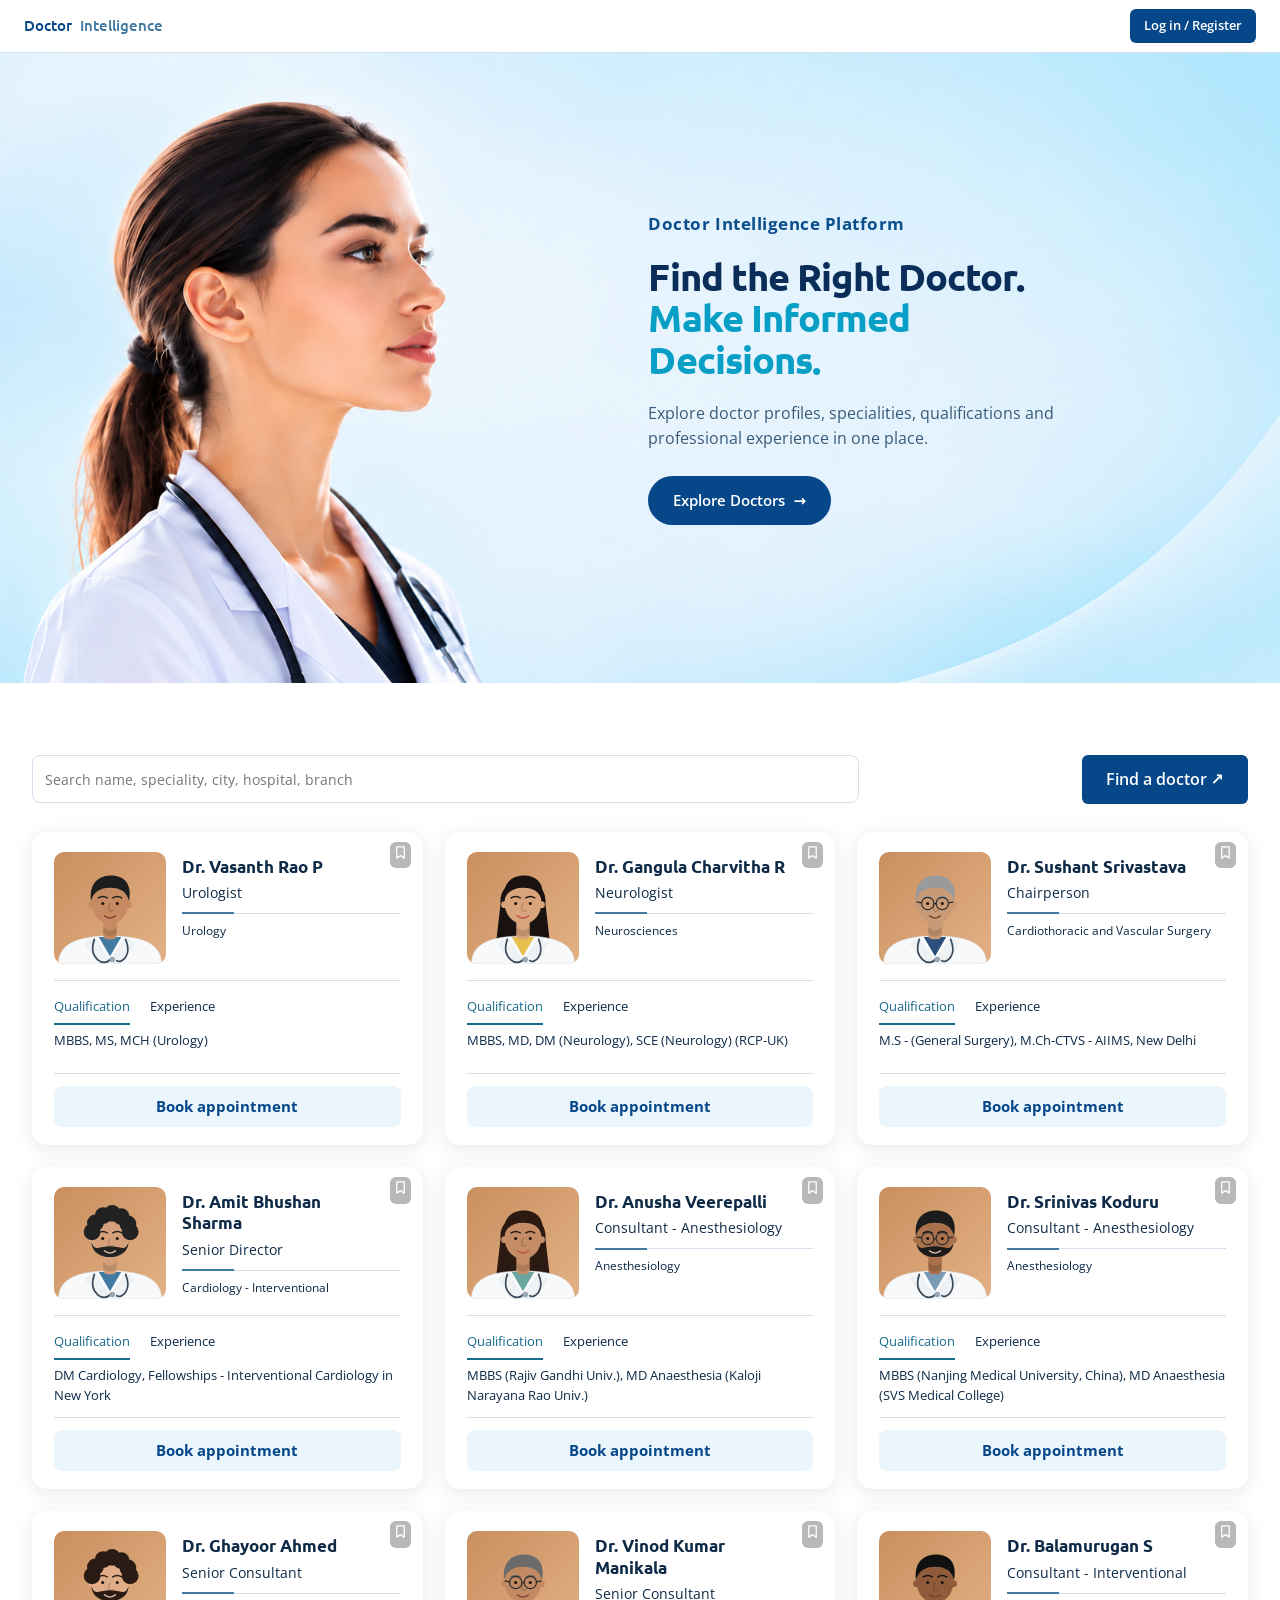
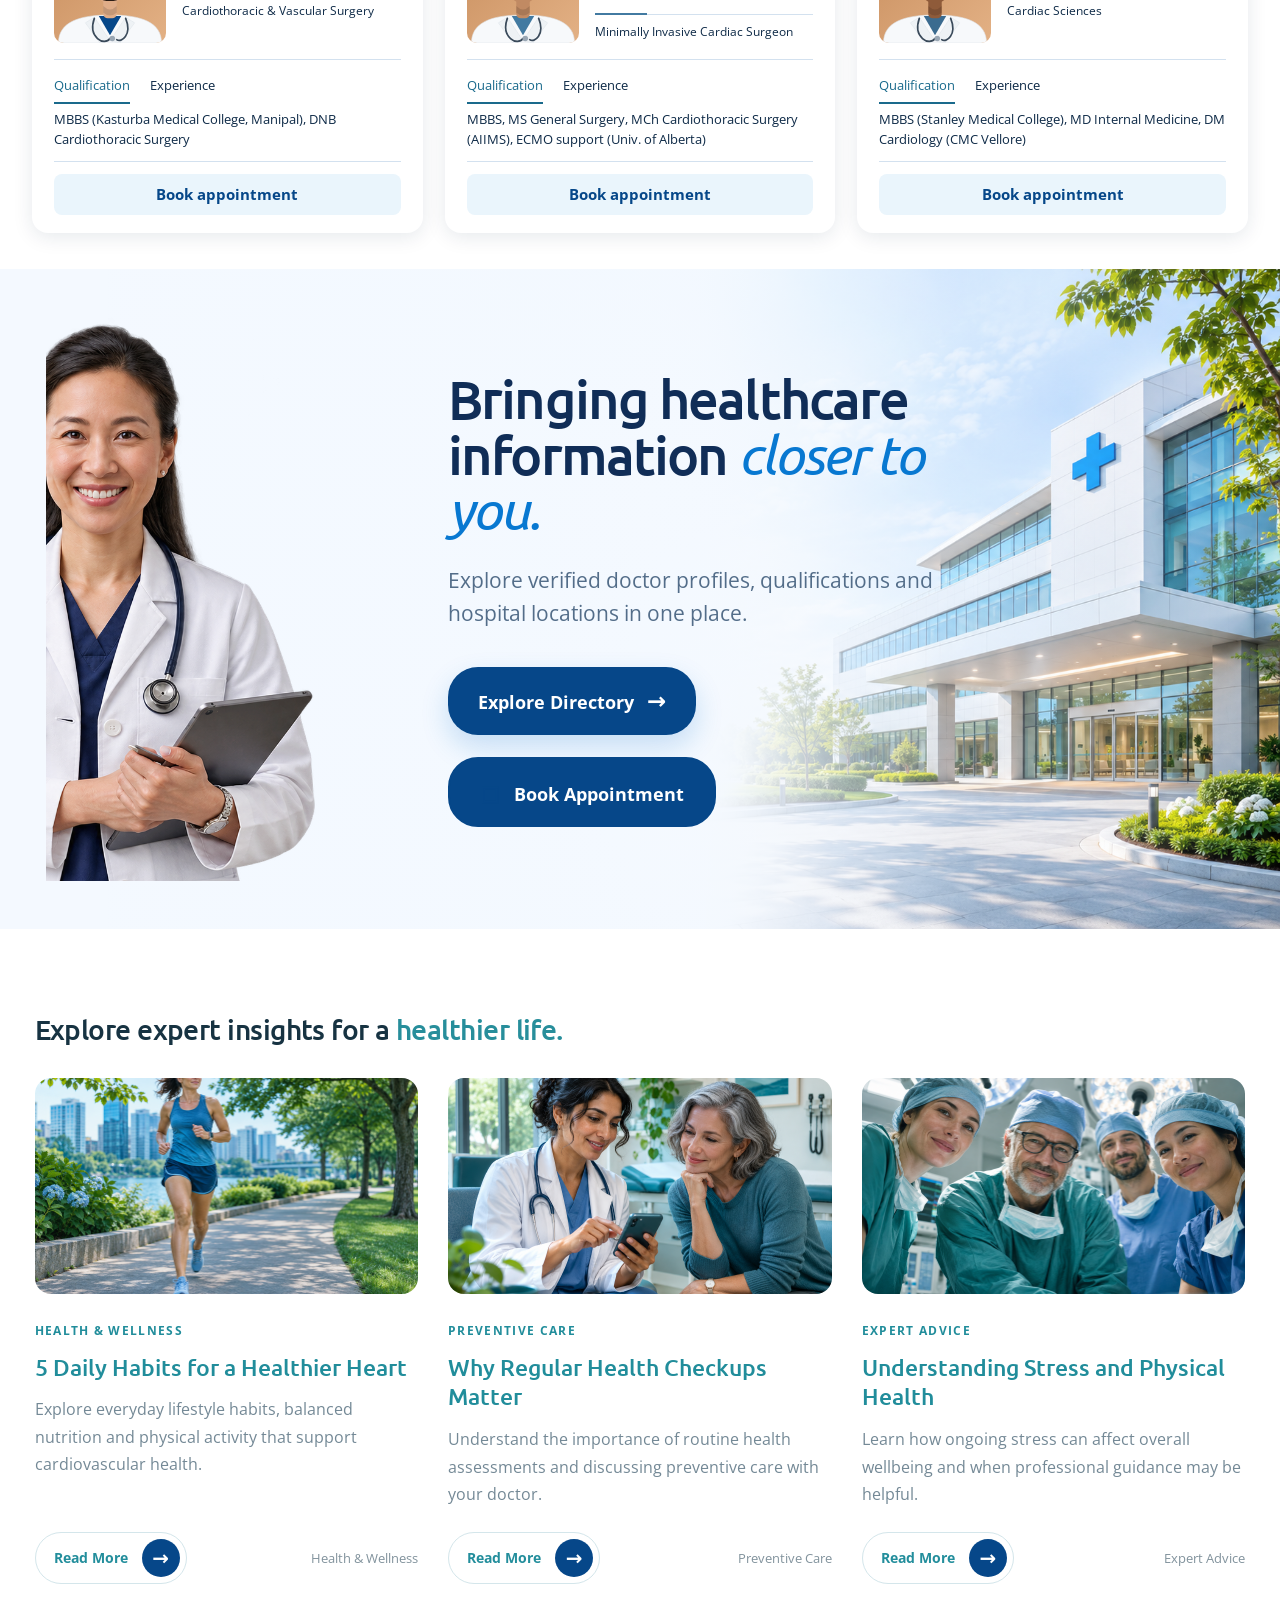
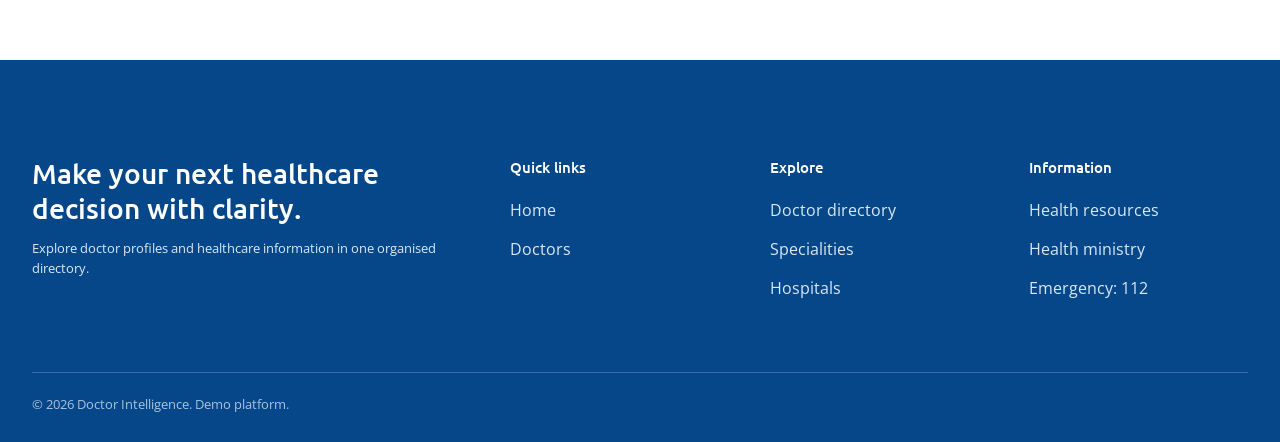
<file: index.html>
<!doctype html><html lang="en"><head><meta charset="utf-8"><meta name="viewport" content="width=device-width,initial-scale=1"><title>Doctor Intelligence Platform</title>
<link rel="preconnect" href="https://fonts.googleapis.com"><link href="https://fonts.googleapis.com/css2?family=Open+Sans:wght@400;600&family=Ubuntu:wght@400;500&display=swap" rel="stylesheet"><link rel="stylesheet" href="css/style.css"></head><body>
<section class="hero"><div class="ht"><small class="eb">Doctor Intelligence Platform</small><h1>Find the Right Doctor.<br><span>Make Informed<br>Decisions.</span></h1><p>Explore doctor profiles, specialities, qualifications and professional experience in one place.</p><a class="btn dk" href="doctors.html">Explore Doctors <span>→</span></a></div><a class="chev" href="#hg" aria-label="Scroll down">⌄</a></section>
<section class="finder sec" style="padding-top:72px;padding-bottom:8px"><div class="fh"><input class="search" id="hq" placeholder="Search name, speciality, city, hospital, branch" aria-label="Search doctors"><a class="btn sm" id="hfind" href="doctors.html">Find a doctor ↗</a></div><div class="dgrid" id="hg"></div></section>
<section class="about-banner"><div class="about-doctor-wrap"><img src="assets/about-doctor-hd.png" alt="Doctor holding a tablet"></div><div class="about-copy"><h2>Bringing healthcare<br>information <em>closer to you.</em></h2><p>Explore verified doctor profiles, qualifications and hospital locations in one place.</p><div class="about-actions"><a class="btn about-primary" href="doctors.html">Explore Directory <span>→</span></a><a class="btn about-secondary" href="doctors.html"><span>▣</span> Book Appointment</a></div></div></section>

<section class="sec ins"><div class="ins-head"><h2>Explore expert insights for a <em>healthier life.</em></h2></div><div class="cards">
<article class="card2"><a class="im" href="article.html?id=heart"><img src="assets/insights-heart.png" alt="Person jogging outdoors"></a><small>HEALTH &amp; WELLNESS</small><h3><a href="article.html?id=heart">5 Daily Habits for a Healthier Heart</a></h3><p>Explore everyday lifestyle habits, balanced nutrition and physical activity that support cardiovascular health.</p><div class="card-action"><a class="more" href="article.html?id=heart">Read More <span>→</span></a><small>Health &amp; Wellness</small></div></article>
<article class="card2"><a class="im" href="article.html?id=checkup"><img src="assets/insights-checkup.png" alt="Doctor reviewing a smartphone in a clinic"></a><small>PREVENTIVE CARE</small><h3><a href="article.html?id=checkup">Why Regular Health Checkups Matter</a></h3><p>Understand the importance of routine health assessments and discussing preventive care with your doctor.</p><div class="card-action"><a class="more" href="article.html?id=checkup">Read More <span>→</span></a><small>Preventive Care</small></div></article>
<article class="card2"><a class="im" href="article.html?id=stress"><img src="assets/insights-expert.png" alt="Medical team in a modern operating room"></a><small>EXPERT ADVICE</small><h3><a href="article.html?id=stress">Understanding Stress and Physical Health</a></h3><p>Learn how ongoing stress can affect overall wellbeing and when professional guidance may be helpful.</p><div class="card-action"><a class="more" href="article.html?id=stress">Read More <span>→</span></a><small>Expert Advice</small></div></article>
</div></section>
<footer><div class="in"><div><h3 style="font-size:28px;line-height:1.25">Make your next healthcare decision with clarity.</h3><p>Explore doctor profiles and healthcare information in one organised directory.</p></div><div><h3>Quick links</h3><a href="index.html">Home</a><a href="doctors.html">Doctors</a></div><div><h3>Explore</h3><a href="doctors.html">Doctor directory</a><a href="doctors.html">Specialities</a><a href="doctors.html">Hospitals</a></div><div><h3>Information</h3><a href="#">Health resources</a><a href="#">Health ministry</a><a href="#">Emergency: 112</a></div></div><div class="c">© 2026 Doctor Intelligence. Demo platform.</div></footer>
<script src="js/app.js"></script><script src="js/home.js"></script></body></html>
</file>
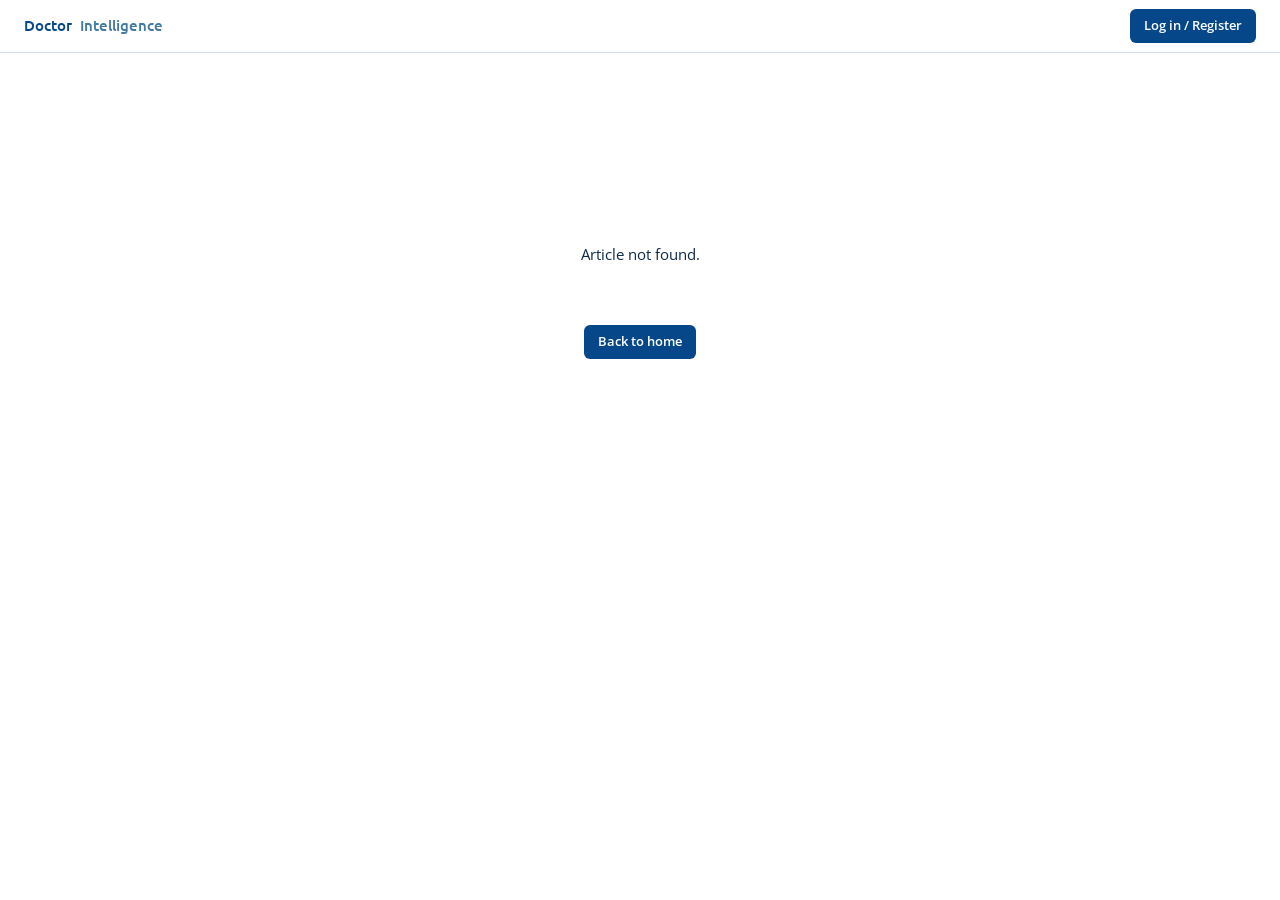
<file: article.html>
<!doctype html><html lang="en"><head><meta charset="utf-8"><meta name="viewport" content="width=device-width,initial-scale=1"><title>Health Article | Doctor Intelligence</title>
<link rel="preconnect" href="https://fonts.googleapis.com"><link href="https://fonts.googleapis.com/css2?family=Open+Sans:wght@400;600&family=Ubuntu:wght@400;500&display=swap" rel="stylesheet"><link rel="stylesheet" href="css/style.css"></head>
<body><main class="art" id="art"></main>
<script src="js/app.js"></script><script src="js/articles.js"></script>
<script>
const id=new URLSearchParams(location.search).get('id'),a=ARTICLES[id],m=$('#art');
if(!a){m.innerHTML='<div class="article-missing"><p class="empty">Article not found.</p><a class="btn" href="index.html">Back to home</a></div>'}
else{
 document.title=a.title+' | Doctor Intelligence';
 const slug=t=>t.toLowerCase().replace(/[^a-z0-9]+/g,'-').replace(/(^-|-$)/g,'');
 const sections=a.body.map(s=>`<section class="story-section" id="${slug(s.title)}"><h2>${esc(s.title)}</h2>${s.paragraphs.map(p=>`<p>${esc(p)}</p>`).join('')}</section>`).join('');
 m.innerHTML=`<div class="article-wrap"><a class="back" href="index.html">← Back to insights</a><header class="article-head"><div class="article-kicker"><span>${esc(a.cat)}</span><span>${esc(a.read)}</span></div><h1>${esc(a.title)}</h1><p class="article-dek">${esc(a.dek)}</p><p class="article-byline">Doctor Intelligence <span>·</span> Health information desk</p></header><figure class="article-cover"><img src="${a.img}" alt="${esc(a.title)}"><figcaption>${esc(a.cat)} · An editorial guide from Doctor Intelligence</figcaption></figure><div class="article-layout"><article class="article-body">${sections}<section class="article-sources"><h2>Sources and further reading</h2><ul>${a.sources.map(([label,url])=>`<li><a href="${url}" target="_blank" rel="noopener">${esc(label)} ↗</a></li>`).join('')}</ul></section><p class="note">This article is for general information and education. It is not a diagnosis or a substitute for advice from a qualified healthcare professional. For personal guidance, consult a clinician.</p><a class="btn article-cta" href="doctors.html">Find a doctor <span>→</span></a></article><aside class="article-aside"><div class="takeaways"><h2>At a glance</h2><ul>${a.takeaways.map(t=>`<li>${esc(t)}</li>`).join('')}</ul></div><nav class="article-toc" aria-label="In this article"><h2>In this article</h2><ol>${a.body.map(s=>`<li><a href="#${slug(s.title)}">${esc(s.title)}</a></li>`).join('')}</ol></nav></aside></div></div>`;
}
</script></body></html>
</file>
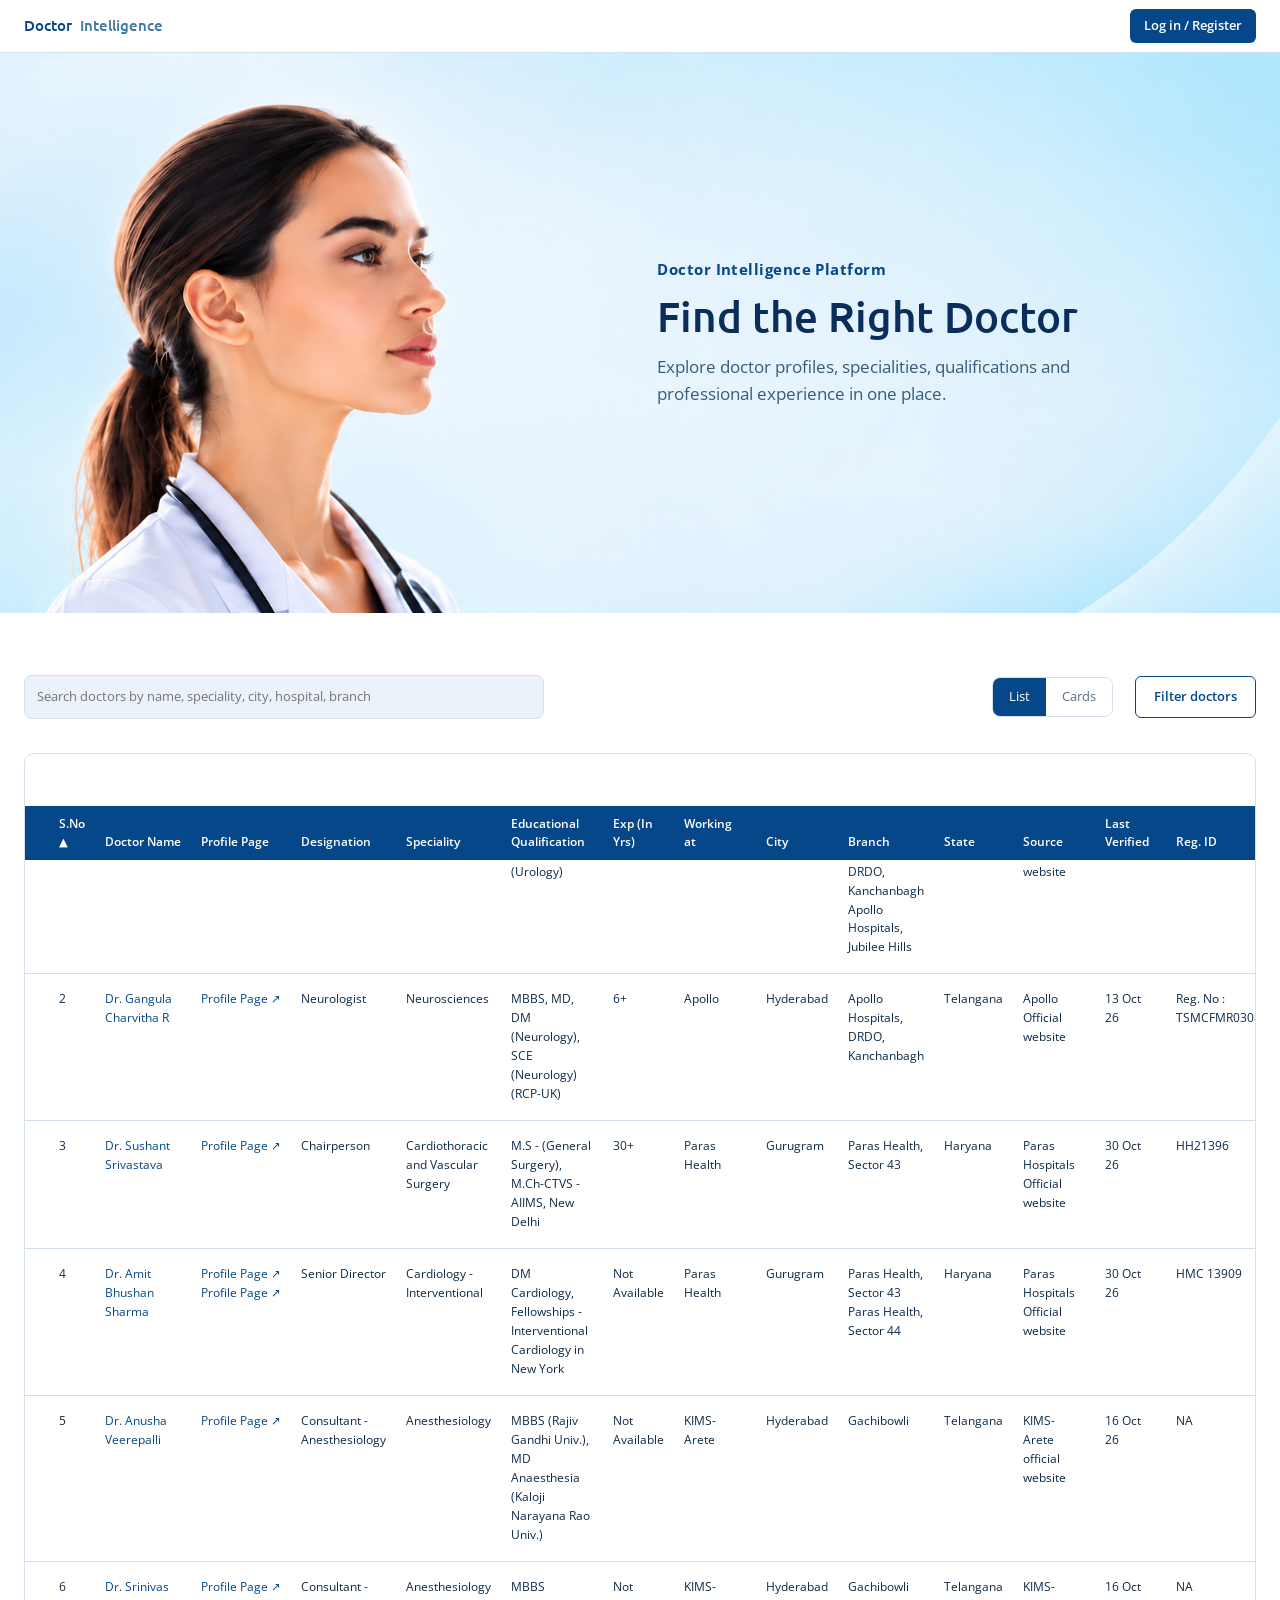
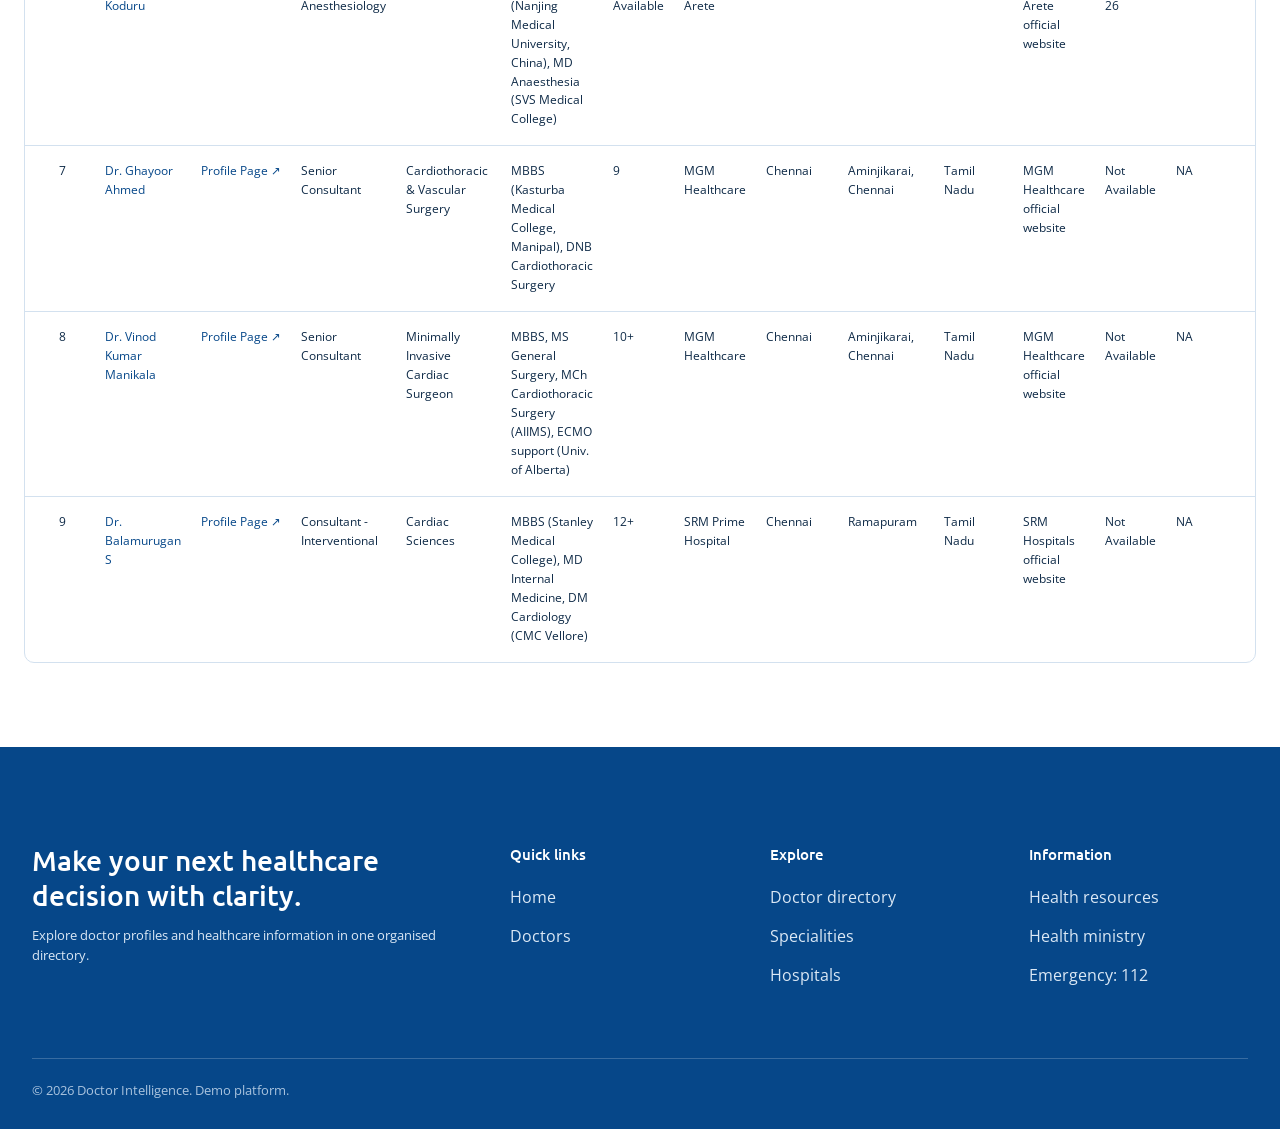
<file: doctors.html>
<!doctype html><html lang="en"><head><meta charset="utf-8"><meta name="viewport" content="width=device-width,initial-scale=1"><title>Doctors | Doctor Intelligence</title>
<link rel="preconnect" href="https://fonts.googleapis.com"><link href="https://fonts.googleapis.com/css2?family=Open+Sans:wght@400;600&family=Ubuntu:wght@400;500&display=swap" rel="stylesheet"><link rel="stylesheet" href="css/style.css"></head>
<body >
<section class="doctors-hero"><div class="doctors-hero-copy"><small>Doctor Intelligence Platform</small><h1>Find the Right Doctor</h1><p>Explore doctor profiles, specialities, qualifications and professional experience in one place.</p></div></section><div class="page"><div class="doctors-toolbar"><p id="cnt2" class="sr-only"></p><div class="tools"><input class="search" id="q" placeholder="Search doctors by name, speciality, city, hospital, branch"><div class="seg" id="vw"><button data-v="list">List</button><button data-v="card">Cards</button></div><button class="btn ghost" id="fb">Filter doctors <i class="cnt sr-only" id="fc">0</i></button></div></div><div id="out"></div></div><div class="scrim" id="scrim"></div><aside class="drawer" id="dr" aria-label="Filters" aria-hidden="true"><div class="dh"><h3>Filters</h3><button class="x" id="dx" aria-label="Close filters">×</button></div><div class="db"><h4>Speciality</h4><div class="opts" id="fcat"></div><h4>City</h4><div class="opts" id="fcity"></div><h4>Experience</h4><div class="opts" id="fexp"></div><h4>Filter by column</h4><div class="grid2" id="fcol"></div></div><div class="df"><button class="btn ghost" id="clr">Clear all</button><button class="btn" id="apply">Show results</button></div></aside><footer><div class="in"><div><h3 style="font-size:28px;line-height:1.25">Make your next healthcare decision with clarity.</h3><p>Explore doctor profiles and healthcare information in one organised directory.</p></div><div><h3>Quick links</h3><a href="index.html">Home</a><a href="doctors.html">Doctors</a></div><div><h3>Explore</h3><a href="doctors.html">Doctor directory</a><a href="doctors.html">Specialities</a><a href="doctors.html">Hospitals</a></div><div><h3>Information</h3><a href="#">Health resources</a><a href="#">Health ministry</a><a href="#">Emergency: 112</a></div></div><div class="c">© 2026 Doctor Intelligence. Demo platform.</div></footer><script src="js/app.js"></script><script src="js/doctors.js"></script></body></html>
</file>
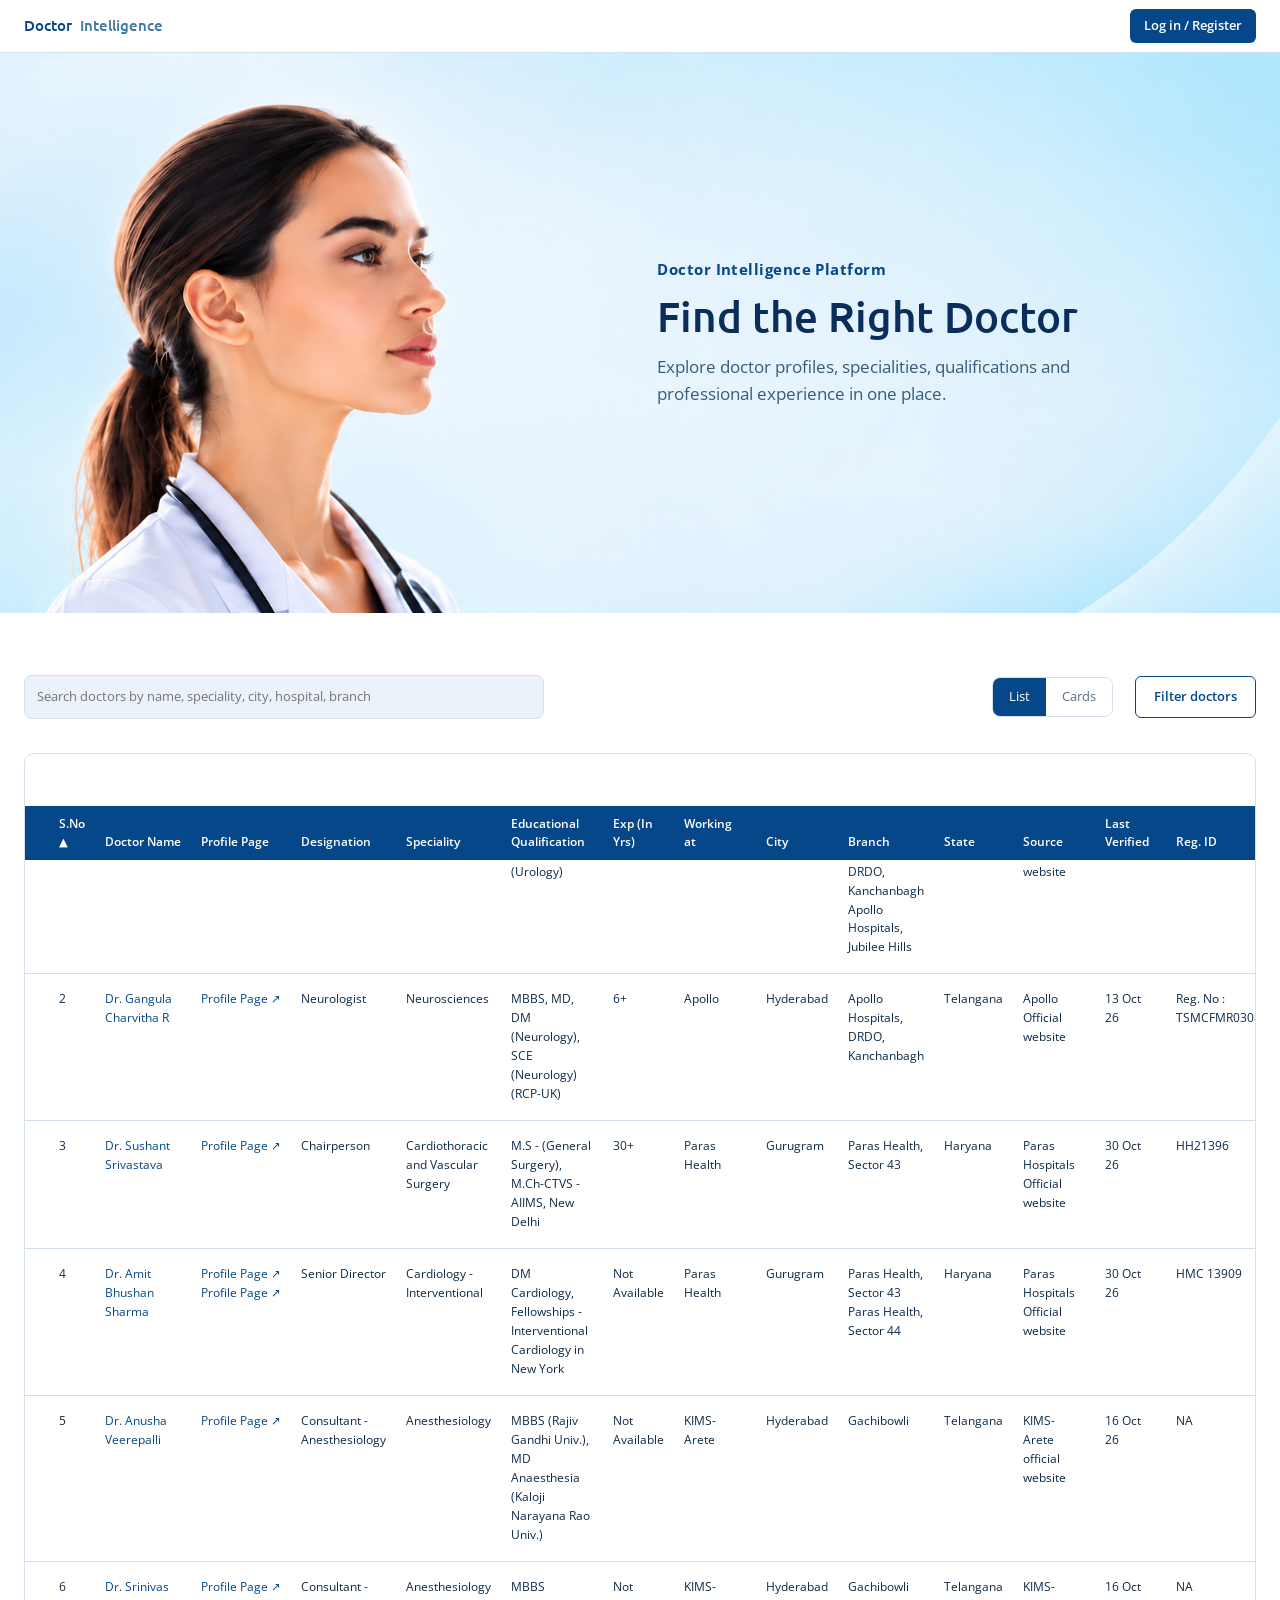
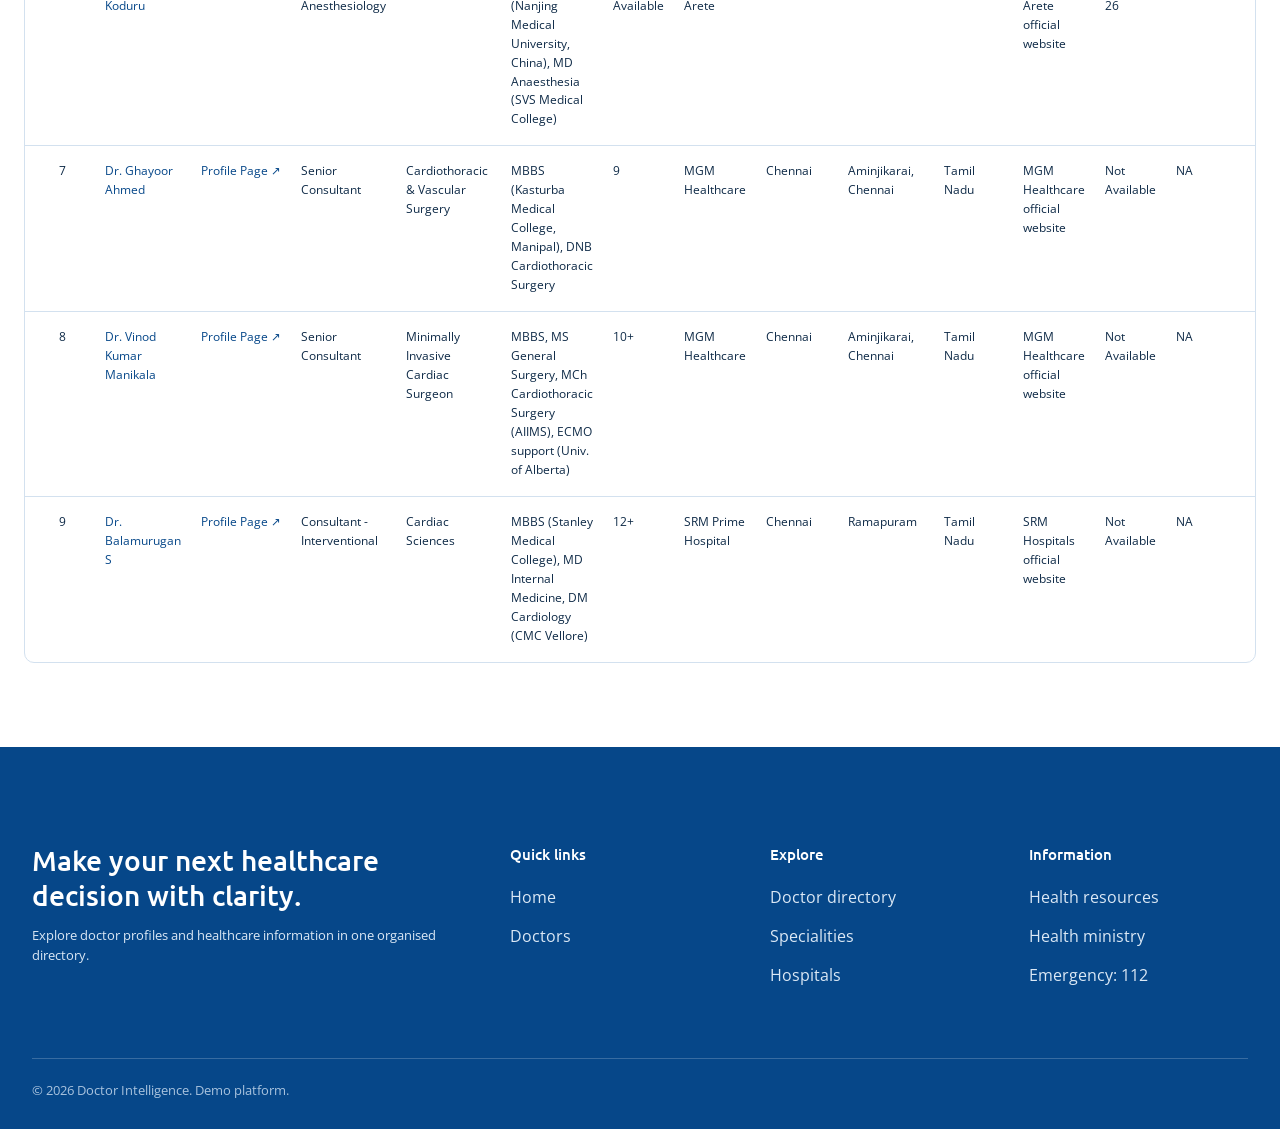
<file: profile.html>
<!doctype html><html lang="en"><head><meta charset="utf-8"><meta name="viewport" content="width=device-width,initial-scale=1"><title>My Profile | Doctor Intelligence</title>
<link rel="preconnect" href="https://fonts.googleapis.com"><link href="https://fonts.googleapis.com/css2?family=Open+Sans:wght@400;600&family=Ubuntu:wght@400;500&display=swap" rel="stylesheet"><link rel="stylesheet" href="css/style.css"></head>
<body >
<main class="pf"><h1 style="color:var(--d);font-size:20px">My Profile</h1><dl><dt>Name</dt><dd id="pn"></dd><dt>Verified mobile number</dt><dd id="pm"></dd></dl></main><script src="js/app.js"></script><script>if(!user())location.replace("doctors.html");else{$("#pn").textContent=user().name;$("#pm").textContent="+91 "+user().mobile}</script></body></html>
</file>
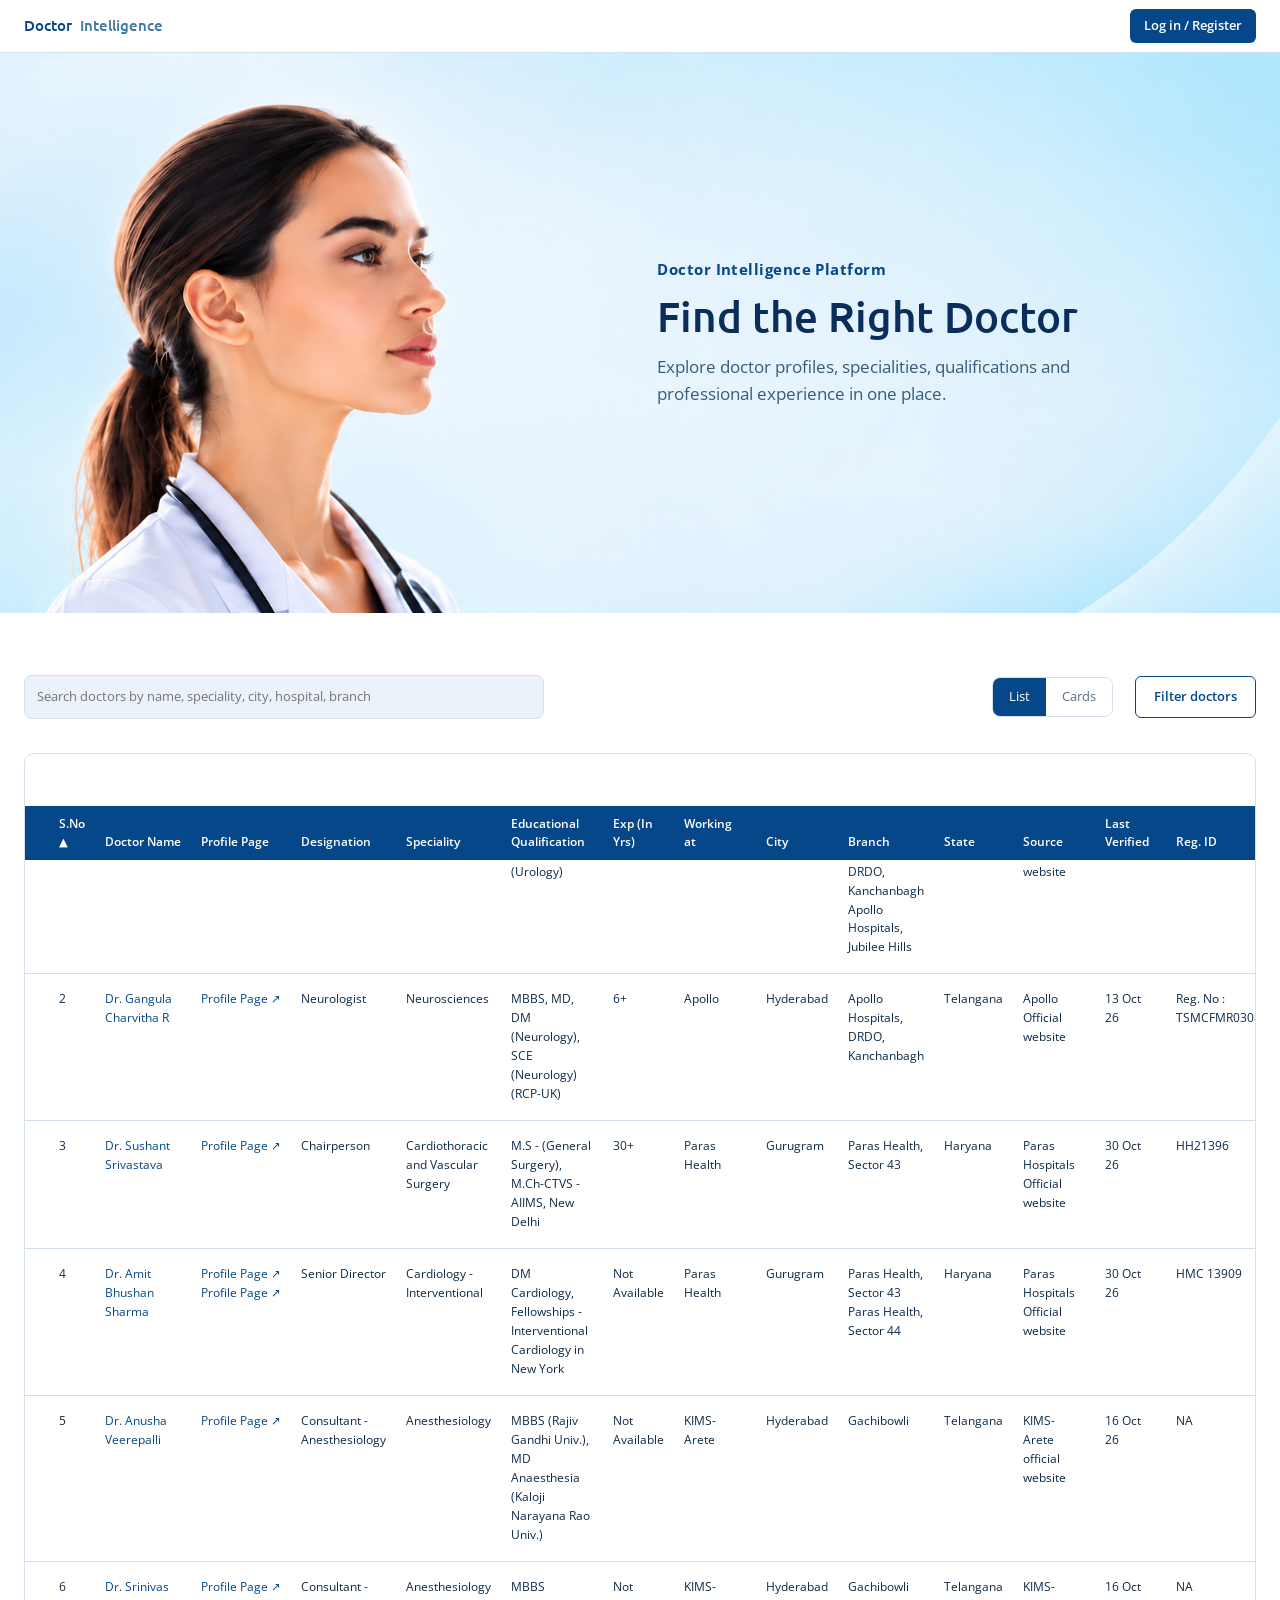
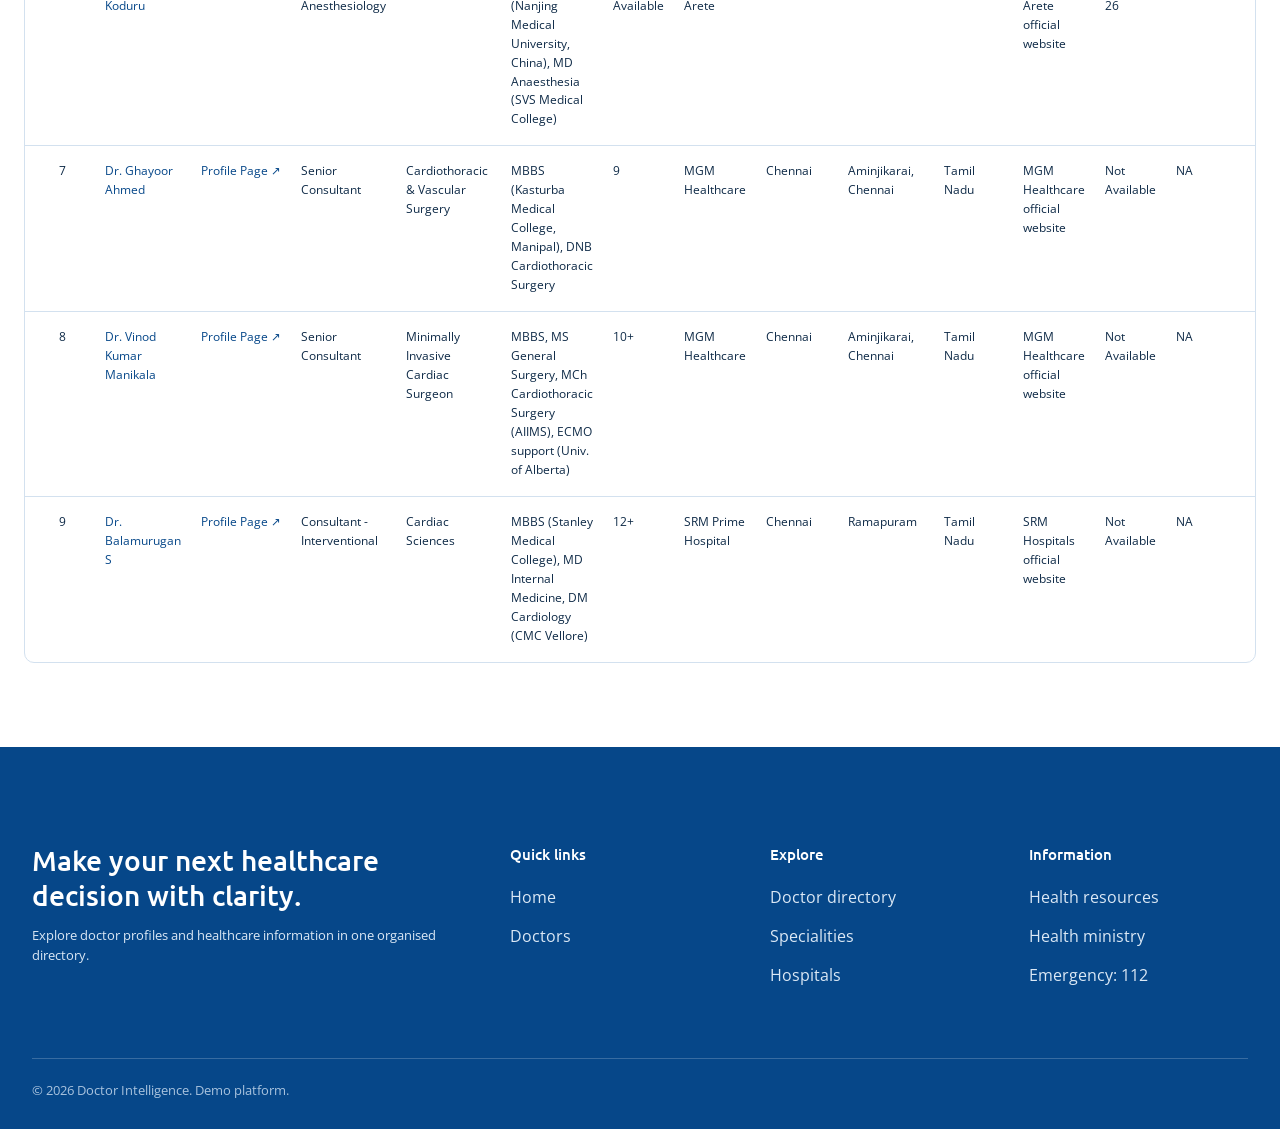
<file: shortlist.html>
<!doctype html><html lang="en"><head><meta charset="utf-8"><meta name="viewport" content="width=device-width,initial-scale=1"><title>Shortlist | Doctor Intelligence</title>
<link rel="preconnect" href="https://fonts.googleapis.com"><link href="https://fonts.googleapis.com/css2?family=Open+Sans:wght@400;600&family=Ubuntu:wght@400;500&display=swap" rel="stylesheet"><link rel="stylesheet" href="css/style.css"></head>
<body data-mode="shortlist">
<div class="page"><div class="top"><div><h1>Shortlist</h1><p id="cnt2"></p></div><div class="tools"><input class="search" id="q" placeholder="Search name, speciality, city, hospital, branch"><div class="seg" id="vw"><button data-v="list">List</button><button data-v="card">Cards</button></div><button class="btn ghost" id="fb">Filters <i class="cnt" id="fc">0</i></button></div></div><div id="out"></div></div><div class="scrim" id="scrim"></div><aside class="drawer" id="dr" aria-label="Filters" aria-hidden="true"><div class="dh"><h3>Filters</h3><button class="x" id="dx" aria-label="Close filters">×</button></div><div class="db"><h4>Speciality</h4><div class="opts" id="fcat"></div><h4>City</h4><div class="opts" id="fcity"></div><h4>Experience</h4><div class="opts" id="fexp"></div><h4>Filter by column</h4><div class="grid2" id="fcol"></div></div><div class="df"><button class="btn ghost" id="clr">Clear all</button><button class="btn" id="apply">Show results</button></div></aside><script src="js/app.js"></script><script src="js/doctors.js"></script></body></html>
</file>
<file: css/style.css>
:root{--bg:#ebf2fa;--m:#427aa1;--d:#064789;--t:#0e2a47;--mut:#5b7189;--ln:#d3e1ef}
*{box-sizing:border-box;margin:0;padding:0}
body{font:12.5px/1.55 'Open Sans',system-ui,sans-serif;color:var(--t);background:#fff}
h1,h2,h3,.brand{font-family:Ubuntu,'Open Sans',sans-serif;font-weight:500}
a{color:var(--d);text-decoration:none}
button{font:inherit;cursor:pointer}
:focus-visible{outline:2px solid var(--m);outline-offset:2px}
header{position:sticky;top:0;z-index:20;background:#fff;border-bottom:1px solid var(--ln)}
header .in{display:flex;align-items:center;gap:26px;height:52px;padding:0 24px;max-width:1700px;margin:auto}
.brand{display:flex;align-items:center;gap:8px;font-size:15px;color:var(--d)}
.brand b{display:grid;place-items:center;width:22px;height:22px;border-radius:5px;background:var(--d);color:#fff;font-size:14px}
.brand span{color:var(--m)}
nav{display:flex;gap:22px;margin:0 auto}
nav a{color:var(--mut);padding:15px 0;border-bottom:2px solid transparent}
nav a.on{color:var(--d);border-color:var(--d);font-weight:600}
.cnt{font-style:normal;font-size:10px;background:var(--bg);color:var(--d);border-radius:9px;padding:0 6px;margin-left:3px}
#who{color:var(--mut)}
.btn{display:inline-block;background:var(--d);color:#fff;border:0;border-radius:6px;padding:7px 14px;font-weight:600}
.btn:hover{background:var(--m)}.btn.w{width:100%;margin-top:6px}.btn.ghost{background:#fff;color:var(--d);border:1px solid var(--d)}
.hero{min-height:360px;display:flex;align-items:center;padding:0 8vw;color:#fff;background:linear-gradient(110deg,rgba(6,71,137,.96),rgba(66,122,161,.8)),radial-gradient(circle at 80% 30%,#9cc2e0,#064789)}
.hero h1{font-size:40px;line-height:1.15;max-width:560px}.hero h1 em{color:var(--bg)}
.hero p{margin:14px 0 20px;max-width:430px;opacity:.9;font-size:13.5px}
.hero .btn{background:#fff;color:var(--d)}
.sec{max-width:1200px;margin:auto;padding:56px 24px}
.split{display:grid;grid-template-columns:1fr 1fr;gap:48px;align-items:center}
.ph{border-radius:14px;aspect-ratio:4/3;background:linear-gradient(145deg,var(--bg),var(--m))}
.split h2,.ins h2{font-size:26px;line-height:1.25;margin-bottom:10px}.split h2 em,.ins h2 em{color:var(--m)}
.split p{color:var(--mut);margin-bottom:12px;max-width:460px}
.band{background:var(--bg)}
.cards{display:grid;grid-template-columns:repeat(3,1fr);gap:20px;margin-top:22px}
.card2 .ph{aspect-ratio:16/9;margin-bottom:12px}.card2 small{color:var(--m);font-weight:600;font-size:11px}
.card2 h3{font-size:14px;margin:3px 0}.card2 p{color:var(--mut);margin-bottom:8px}
footer{background:var(--d);color:#dbe8f5;padding:36px 24px 18px}
footer .in{max-width:1200px;margin:auto;display:grid;grid-template-columns:2fr 1fr 1fr 1fr;gap:24px}
footer h3{color:#fff;font-size:13px;margin-bottom:6px}footer a{display:block;color:#dbe8f5;padding:2px 0}
footer .c{max-width:1200px;margin:22px auto 0;border-top:1px solid rgba(255,255,255,.2);padding-top:12px;color:#a9c3de}
.wrap{display:grid;grid-template-columns:190px 1fr;gap:18px;padding:18px 24px;max-width:1700px;margin:auto}
#rail{position:sticky;top:70px;align-self:start;display:flex;flex-direction:column;gap:2px}
#rail h4{font-size:11px;color:var(--mut);font-weight:600;margin:0 0 6px 10px}
#rail button{display:flex;justify-content:space-between;background:none;border:0;border-radius:6px;padding:7px 10px;color:var(--t);text-align:left}
#rail button:hover{background:var(--bg)}#rail button.on{background:var(--bg);color:var(--d);font-weight:600;box-shadow:inset 2px 0 var(--d)}
#rail span{color:var(--mut);font-size:11px}
.top{display:flex;align-items:end;justify-content:space-between;gap:16px;flex-wrap:wrap}
.top h1{font-size:20px;color:var(--d)}.top p{color:var(--mut)}
.search{width:300px;padding:8px 12px;border:1px solid var(--ln);border-radius:8px;background:var(--bg);font:inherit}
.chips{display:flex;gap:7px;flex-wrap:wrap;margin:12px 0}
.chip{border:1px solid var(--ln);background:#fff;border-radius:16px;padding:4px 12px;color:var(--t)}
.chip.on{background:var(--d);border-color:var(--d);color:#fff}
.tw{overflow:auto;border:1px solid var(--ln);border-radius:10px;max-height:calc(100vh - 210px)}
table{border-collapse:collapse;width:100%;min-width:1500px;font-size:11.5px}
th{position:sticky;top:0;background:var(--d);color:#fff;text-align:left;padding:9px 10px;font-weight:600;white-space:nowrap;cursor:pointer;z-index:2}
th.nf{cursor:default}
tr.f th{top:33px;background:var(--bg);padding:5px 6px;cursor:default}
tr.f input{width:100%;border:1px solid var(--ln);border-radius:4px;padding:3px 5px;font:inherit;font-size:11px;background:#fff}
td{padding:9px 10px;border-top:1px solid var(--ln);vertical-align:top}
tbody tr:hover{background:#f6f9fd}
td a.b{white-space:nowrap}td .b{display:block}
.bm{background:none;border:0;color:var(--d);padding:2px}.bm svg{width:15px;height:15px;fill:none;stroke:currentColor;stroke-width:2;stroke-linejoin:round}.bm.on svg{fill:currentColor}
.empty{padding:44px;text-align:center;color:var(--mut);white-space:normal}
.modal{position:fixed;inset:0;background:rgba(6,40,80,.45);display:grid;place-items:center;z-index:50;padding:16px}.modal[hidden]{display:none}
.card{background:#fff;border-radius:12px;padding:26px;width:380px;max-width:100%;position:relative}
.card h3{font-size:16px;color:var(--d);margin-bottom:6px;padding-right:20px}.sub{color:var(--mut);margin-bottom:12px}
.x{position:absolute;top:10px;right:14px;border:0;background:none;font-size:20px;color:var(--mut)}
.card label{display:block;font-weight:600;margin-bottom:10px}
.card input:not([type=checkbox]){display:block;width:100%;margin-top:4px;padding:8px 10px;border:1px solid var(--ln);border-radius:6px;font:inherit}
.chk{display:flex!important;gap:8px;font-weight:400!important;color:var(--mut)}
.err{color:#b42318;min-height:16px;margin-top:8px}.sw{margin-top:6px;color:var(--mut)}
.lnk{background:none;border:0;color:var(--d);text-decoration:underline;padding:0}
.pf{max-width:420px;margin:48px auto;padding:0 24px}.pf dl{margin:16px 0;border:1px solid var(--ln);border-radius:10px}
.pf dt{color:var(--mut);padding:12px 14px 0}.pf dd{padding:0 14px 12px;font-size:14px;color:var(--d)}
@media(max-width:800px){.split,.cards,footer .in{grid-template-columns:1fr}.hero h1{font-size:28px}.wrap{grid-template-columns:1fr}#rail{position:static;flex-direction:row;overflow:auto}.search{width:100%}nav{gap:14px}#who{display:none}}

.pic{width:100%;aspect-ratio:845/586;object-fit:cover;border-radius:14px;display:block}
.dna{width:100%;max-height:340px;object-fit:contain;mix-blend-mode:multiply}
.eye{display:block;color:var(--m);font-weight:600;letter-spacing:.08em;text-transform:uppercase;font-size:10px;margin-bottom:8px}

/* v3: bigger home sections */
.hero{min-height:640px;padding:0 9vw}
.hero h1{font-size:52px;max-width:700px}
.hero p{font-size:15px;max-width:540px;margin:20px 0 28px}
.hero .btn{padding:11px 22px}
.sec{max-width:1320px;padding:104px 32px}
.split{gap:72px}
.split h2,.ins h2{font-size:34px}
.split p{font-size:14px;max-width:520px}
.band .sec{padding:120px 32px}
.cards{gap:28px;margin-top:40px}.card2 h3{font-size:16px}.card2 p{font-size:13px}
footer{padding:96px 32px 28px}footer .in{max-width:1320px;gap:40px}
footer h3{font-size:15px;margin-bottom:12px}footer a{padding:5px 0;font-size:13px}footer p{font-size:13px;margin-top:12px}
footer .c{max-width:1320px;margin-top:64px;padding-top:22px}
.finder{padding:72px 32px 8px}.fh{display:flex;gap:12px;align-items:center}.fh .search{flex:1;width:auto}
.btn.sm{padding:6px 12px;font-size:11.5px;white-space:nowrap}
.finder .dgrid{grid-template-columns:repeat(3,1fr);margin-top:24px}
/* v3: doctors page */
.page{max-width:1700px;margin:auto;padding:20px 24px}
.tools{display:flex;gap:10px;align-items:center;flex-wrap:wrap}
.seg{display:flex;border:1px solid var(--ln);border-radius:8px;overflow:hidden}
.seg button{background:#fff;border:0;padding:7px 14px;color:var(--mut)}.seg button.on{background:var(--d);color:#fff}
.page .tw{margin-top:14px;overflow:clip;max-height:none}
.page table{min-width:0;table-layout:auto}
.page th{top:52px;white-space:normal;vertical-align:bottom}
.page #out>.empty,.page .dgrid{margin-top:14px}
.scrim{position:fixed;inset:0;background:rgba(6,40,80,.35);z-index:40;opacity:0;pointer-events:none;transition:opacity .25s}.scrim.on{opacity:1;pointer-events:auto}
.drawer{position:fixed;top:0;right:0;height:100vh;width:360px;max-width:92vw;background:#fff;z-index:45;transform:translateX(100%);visibility:hidden;transition:transform .25s,visibility 0s .25s;display:flex;flex-direction:column;box-shadow:-8px 0 30px rgba(6,40,80,.15)}
.drawer.open{transform:none;visibility:visible;transition:transform .25s}
.dh{display:flex;justify-content:space-between;align-items:center;padding:16px 20px;border-bottom:1px solid var(--ln)}.dh h3{font-size:15px;color:var(--d)}.dh .x{position:static}
.db{flex:1;overflow:auto;padding:16px 20px}.db h4{font-size:11px;color:var(--mut);margin:18px 0 8px}.db h4:first-child{margin-top:0}
.opts{display:flex;flex-wrap:wrap;gap:7px}.opts .chip span{opacity:.7;margin-left:5px}
.grid2{display:grid;gap:8px}.grid2 label{font-size:11px;color:var(--mut)}.grid2 input{display:block;width:100%;margin-top:3px;padding:6px 8px;border:1px solid var(--ln);border-radius:6px;font:inherit}
.df{display:flex;gap:10px;padding:14px 20px;border-top:1px solid var(--ln)}.df .btn{flex:1}
/* v3: cards */
.dgrid{display:grid;grid-template-columns:repeat(auto-fill,minmax(290px,1fr));gap:16px}
.dcard{border:1px solid var(--ln);border-radius:12px;padding:16px;background:#fff;display:flex;flex-direction:column;gap:8px}
.dcard:hover{border-color:var(--m)}
.ch{display:flex;gap:10px;align-items:center}.ch>div{flex:1;min-width:0}
.av{width:38px;height:38px;border-radius:50%;background:var(--bg);color:var(--d);display:grid;place-items:center;font:500 13px Ubuntu,sans-serif}
.dcard h3{font-size:14px;color:var(--d)}.dcard p{color:var(--mut)}.dcard .sp{color:var(--t);font-weight:600}
.dcard dl{display:grid;grid-template-columns:1fr 1fr;gap:8px;background:var(--bg);border-radius:8px;padding:10px}
.dcard dl div:last-child{grid-column:1/-1}.dcard dt{font-size:10.5px;color:var(--mut)}.dcard dd{font-size:12px}
.br{list-style:none;display:flex;flex-direction:column;gap:6px}
.br li{display:flex;justify-content:space-between;gap:10px;border-top:1px solid var(--ln);padding-top:6px}.br a{white-space:nowrap;font-weight:600}
.dcard .ft{font-size:10.5px;margin-top:auto}
@media(max-width:1280px){.page .tw{overflow-x:auto}.page table{min-width:1200px}}
@media(max-width:900px){.finder .dgrid{grid-template-columns:1fr}.fh{flex-wrap:wrap}.hero{min-height:480px}}

/* v4 changes */
.fh{max-width:620px;margin:0 auto}
.fh .search{background:#fff;padding:7px 12px;font-size:12px}
.band .sec{padding:36px 32px}
.band .split{grid-template-columns:1.3fr 1fr;gap:56px}
.dna{max-height:430px}
.band .split p{font-size:14px;max-width:none}
.card2 .im{display:block;margin-bottom:14px;border-radius:14px;overflow:hidden;aspect-ratio:16/9}
.card2 .im img{width:100%;height:100%;object-fit:cover;display:block;transition:transform .3s}
.card2 .im:hover img{transform:scale(1.04)}
.card2 h3 a{color:var(--t)}.card2 h3 a:hover{color:var(--d)}
.card2 .more{font-weight:600}
.art{max-width:760px;margin:auto;padding:48px 24px 80px}
.art .back{display:inline-block;margin-bottom:22px;font-weight:600}
.art h1{font-size:34px;line-height:1.2;color:var(--d);margin-bottom:22px}
.art img{width:100%;border-radius:16px;margin-bottom:26px;display:block}
.art h2{font-size:19px;color:var(--d);margin:22px 0 6px}
.art p{font-size:15px;line-height:1.75;color:var(--t)}
.art .note{margin:30px 0 20px;font-size:12px;color:var(--mut)}

/* v5 */
:root{--pk:#ff8f8a;--pk2:#f26b6b}
/* hero: image left, text right */
.hero{display:grid;grid-template-columns:1fr 1fr;gap:48px;align-items:center;padding:48px 8vw;min-height:620px}
.hi{width:100%;max-height:540px;display:block}
.ht{justify-self:end;max-width:580px}
.hero h1{font-size:46px}
/* login / register card (phone-style) */
.card{width:400px;min-height:0;max-width:100%;padding:0;overflow:hidden;border-radius:34px;display:block;box-shadow:0 30px 70px rgba(0,0,0,.35)}
.card .hd{position:relative;height:230px;background:url(../assets/topo.svg) center/cover,linear-gradient(160deg,#ffa09b,#ff857f)}
.card .wv{position:absolute;left:0;bottom:-1px;width:100%;height:90px;display:block}
.card .x{top:16px;right:20px;color:#fff;font-size:26px;z-index:2}
.card .bd{padding:0 38px 34px;margin-top:-26px;position:relative}
.card h3{font-size:26px;color:var(--t);text-align:left;margin:0 0 22px;padding:0;text-decoration:underline;text-decoration-color:var(--pk2);text-decoration-thickness:2px;text-underline-offset:7px;font-weight:500}
.card label{font-size:11.5px;font-weight:700;color:var(--t);margin-bottom:18px}
.card .bd input:not([type=checkbox]){border:0;border-bottom:1.5px solid #e4e4e4;border-radius:0;padding:9px 0 9px 26px;margin-top:2px;font-size:13px;background-repeat:no-repeat;background-position:2px 50%;background-size:15px;outline:0}
.card .bd input:not([type=checkbox]):focus{border-color:var(--pk)}
.card #nm{background-image:url("data:image/svg+xml,%3Csvg xmlns='http://www.w3.org/2000/svg' viewBox='0 0 24 24' fill='none' stroke='%23999' stroke-width='2' stroke-linecap='round'%3E%3Ccircle cx='12' cy='8' r='4'/%3E%3Cpath d='M4 21c0-4.4 3.6-7 8-7s8 2.6 8 7'/%3E%3C/svg%3E")}
.card #mb{background-image:url("data:image/svg+xml,%3Csvg xmlns='http://www.w3.org/2000/svg' viewBox='0 0 24 24' fill='none' stroke='%23999' stroke-width='2' stroke-linejoin='round'%3E%3Crect x='7' y='2' width='10' height='20' rx='2'/%3E%3Cpath d='M11 18h2'/%3E%3C/svg%3E")}
.card #otp{background-image:url("data:image/svg+xml,%3Csvg xmlns='http://www.w3.org/2000/svg' viewBox='0 0 24 24' fill='none' stroke='%23999' stroke-width='2' stroke-linejoin='round'%3E%3Crect x='5' y='11' width='14' height='10' rx='2'/%3E%3Cpath d='M8 11V7a4 4 0 018 0v4'/%3E%3C/svg%3E")}
.card .chk{font-size:11px;align-items:flex-start;margin-bottom:6px}.card .chk input{accent-color:var(--pk2);margin-top:2px}
.card .btn.w{background:var(--pk);color:#fff;border-radius:6px;padding:13px;font-size:13px;margin-top:14px;box-shadow:0 8px 18px rgba(255,143,138,.4)}
.card .btn.w:hover{background:var(--pk2)}
.card .sw{text-align:center;margin-top:18px;font-size:11.5px;color:var(--t)}
.card .lnk{color:var(--pk2);text-decoration:none;font-weight:600}
.card .sub{color:var(--mut)}
/* doctor cards */
.dgrid{grid-template-columns:repeat(auto-fill,minmax(360px,1fr));gap:22px}
.finder .dgrid{grid-template-columns:repeat(3,1fr);gap:22px;margin-top:28px}
.dcard{display:block;position:relative;padding:20px 22px 18px;border:0;border-radius:16px;box-shadow:0 4px 20px rgba(14,42,71,.1);background:#fff}
.dcard:hover{box-shadow:0 8px 28px rgba(14,42,71,.16)}
.dcard .bm{position:absolute;top:10px;right:12px;z-index:1;color:#fff;background:rgba(0,0,0,.28);border-radius:6px;padding:3px}
.dcard .bm.on{background:var(--d)}
.dtop{display:flex;gap:16px;align-items:flex-start}
.dp{width:112px;height:112px;border-radius:10px;object-fit:cover;flex:none}
.dm{flex:1;min-width:0}
.dcard h3{font-size:17px;line-height:1.25;color:var(--t);font-weight:700;margin-top:4px;padding-right:22px}
.dcard .ds{font-size:13.5px;color:var(--t);margin-top:6px}
.dcard .ul{display:block;position:relative;border-top:1px solid var(--ln);margin:9px 0 8px}
.dcard .ul::before{content:"";position:absolute;left:0;top:-1.5px;width:52px;height:2px;background:var(--m)}
.dcard .dsp{font-size:12px;color:var(--t);line-height:1.45}
.dtabs{display:flex;gap:20px;border-top:1px solid var(--ln);margin-top:16px;padding-top:12px}
.tb{background:none;border:0;padding:3px 0 7px;color:var(--t);font-size:13px;border-bottom:2px solid transparent}
.tb.on{color:#1a6a8c;border-color:#1a6a8c}
.tc{min-height:48px;padding:6px 0 12px}.tc p{font-size:12.5px;color:var(--t);line-height:1.55}
.dfoot{display:flex;justify-content:space-between;align-items:center;border-top:1px solid var(--ln);padding-top:12px}
.vp{font-weight:700;font-size:15px;color:#1a6a8c}
.go{width:34px;height:34px;border-radius:50%;background:#2b4a5e;display:grid;place-items:center}
.go svg{width:15px;height:15px;fill:none;stroke:#fff;stroke-width:3;stroke-linecap:round;stroke-linejoin:round}
.go:hover{background:var(--d)}
@media(max-width:1100px){.finder .dgrid{grid-template-columns:repeat(2,1fr)}}
@media(max-width:900px){.hero{grid-template-columns:1fr;padding:40px 24px}.ht{justify-self:start}.hero h1{font-size:30px}.finder .dgrid,.band .split,.dgrid{grid-template-columns:1fr}.card{min-height:0}.art h1{font-size:26px}}

.card .reg[style*="none"]{display:none!important}

/* v6 hero: teal studio banner, doctor left, text right */
.hero{position:relative;display:flex;align-items:center;justify-content:flex-end;min-height:620px;padding:0 9vw;color:var(--t);gap:0;
 background:url(../assets/hero-bg.svg) left bottom/cover no-repeat,#8fc3bd}
.hero .ht{width:min(44%,520px);margin-right:2vw;justify-self:auto}
.hero .eb{display:block;font-size:10.5px;font-weight:600;letter-spacing:.22em;text-transform:uppercase;color:#1d3a3e;margin-bottom:14px}
.hero h1{font-size:38px;line-height:1.22;font-weight:600;color:#0b2226;max-width:500px}
.hero p{font-size:13px;color:#33504f;max-width:440px;margin:16px 0 24px;opacity:1}
.hero .btn.dk{background:#2f4a52;color:#fff;border-radius:6px;padding:11px 20px;font-size:12.5px;display:inline-flex;align-items:center;gap:10px}
.hero .btn.dk:hover{background:#0b2226}
.hero .chev{position:absolute;left:50%;bottom:10px;transform:translateX(-50%);color:#fff;font-size:22px;line-height:1;opacity:.8}
@media(max-width:900px){.hero{display:block;min-height:0;padding:320px 24px 40px;background:url(../assets/hero-bg.svg) left top/auto 330px no-repeat,linear-gradient(#a9d6d0,#8fc3bd)}.hero .ht{width:100%;margin:0}.hero h1{font-size:28px}}

/* Requested homepage refinements */
.brand b{display:none}
header .in{gap:20px}
header nav{display:none}
.hero{background:url(../assets/hero-bg.svg) left bottom/cover no-repeat,#9bcfc9}
.hero .ht{width:min(46%,580px);margin-right:1vw}
.fh{max-width:none;margin:0;justify-content:space-between}
.fh .search{flex:0 1 68%;width:auto}
.fh .btn{margin-left:auto}
.about-doctor{object-fit:contain;background:linear-gradient(145deg,#eaf7ff,#fff);max-height:430px}
.band{background:linear-gradient(180deg,#8bc8f2 0%,#cae9fa 36%,#fff 100%);}
.band .sec{background:transparent}
.dna{mix-blend-mode:multiply;filter:drop-shadow(0 18px 28px rgba(6,71,137,.16))}
.card2 .im{background:#edf6fc}
.card2 .im img{object-fit:cover}
footer h3:not(:first-child){font-size:19px}
footer a{font-size:16px;padding:7px 0}
footer .in>div:nth-child(1) h3{font-size:28px!important}
@media(max-width:900px){.fh .search{flex-basis:100%}.fh .btn{margin-left:0}.hero{background:url(../assets/hero-bg.svg) left top/auto 330px no-repeat,linear-gradient(#a9d6d0,#8fc3bd)}}
/* Blue account dialog accents */
:root{--pk:#4b9bd4;--pk2:#176fb0}
.card .hd{background:url(../assets/topo.svg) center/cover,linear-gradient(160deg,#8ecdf4,#4b9bd4)}
.card .bd input:not([type=checkbox]):focus{border-color:var(--pk)}
.card .chk input{accent-color:var(--pk2)}
.card .btn.w{background:var(--pk);box-shadow:0 8px 18px rgba(23,111,176,.28)}
.card .btn.w:hover{background:var(--pk2)}
.card .sw{font-size:14px}
.card .lnk{color:var(--pk2)}
.dfoot .vp{display:block;text-align:center;width:100%;background:#eaf5fc;border-radius:8px;padding:9px 12px;color:var(--d)}
.dfoot .vp:hover{background:#d8edfb}

/* Insights section styled to match the supplied DoctorIntel reference */
.ins.sec{max-width:none;padding:52px 2.7vw 76px;background:#f5fbfd}
.ins-head{display:grid;grid-template-columns:1.15fr .85fr;align-items:end;gap:32px;margin:0 0 40px}
.ins-head h2{font-size:clamp(38px,4vw,56px);line-height:1.06;letter-spacing:-.035em;margin:0;color:#173342}
.ins-head h2 em{color:#278e9b;font-style:normal}
.ins-head>p{justify-self:end;max-width:560px;color:#748996;font-size:18px;line-height:1.8;margin:0 0 4px}
.ins .cards{grid-template-columns:repeat(3,minmax(0,1fr));gap:30px;margin:0}
.ins .card2{min-width:0;display:flex;flex-direction:column}
.ins .card2 .im{height:auto;aspect-ratio:1.78;margin:0 0 28px;border-radius:16px;background:#e5f2f6}
.ins .card2 .im img{width:100%;height:100%;object-fit:cover}
.ins .card2>small{font-size:12px;letter-spacing:.11em;color:#218d9b;font-weight:700;margin-bottom:12px}
.ins .card2 h3{font-size:23px;line-height:1.3;margin:0 0 14px}
.ins .card2 h3 a{color:#218d9b}
.ins .card2 p{font-size:16px;line-height:1.7;color:#748996;margin:0 0 24px}
.ins .card-action{display:flex;justify-content:space-between;align-items:center;gap:12px;margin-top:auto}
.ins .card-action>small{font-size:13px;color:#82939d;letter-spacing:0;font-weight:400}
.ins .more{display:inline-flex;align-items:center;gap:14px;padding:6px 6px 6px 18px;border:1px solid #d4e6eb;border-radius:28px;background:#fff;color:#238e9c;font-size:14px;font-weight:700;white-space:nowrap}
.ins .more span{width:38px;height:38px;display:grid;place-items:center;border-radius:50%;background:#268f9e;color:#fff;font-size:20px}
.ins .more:hover{border-color:#238e9c}
@media(max-width:900px){.ins.sec{padding:48px 24px}.ins-head{grid-template-columns:1fr;gap:16px;margin-bottom:28px}.ins-head>p{justify-self:start;font-size:16px}.ins .cards{grid-template-columns:1fr;gap:36px}.ins .card2 h3{font-size:21px}}

/* Compact, white insights heading requested */
.ins.sec{background:#fff}
.ins-head{display:block;margin:0 0 32px}
.ins-head h2{font-size:clamp(23px,2.15vw,32px);line-height:1.2;letter-spacing:-.02em;white-space:nowrap}
@media(max-width:700px){.ins-head h2{white-space:normal;font-size:25px}}

/* DNA feature: taller, softer and integrated directly into the page */
.band{background:linear-gradient(180deg,#dff3ff 0%,#edf8ff 48%,#fff 100%)}
.band .sec{min-height:700px;padding:100px 32px;display:flex;align-items:center}
.band .split{width:100%;min-height:500px;grid-template-columns:1.2fr 1fr;gap:7vw;align-items:center}
.band .dna{width:100%;height:520px;max-height:none;object-fit:contain;mix-blend-mode:normal;filter:none;background:transparent;box-shadow:none;border:0;border-radius:0}
.band .eye{color:#287eae}
.band .split h2{color:#153b56}
.band .split h2 em{color:#287eae}
.band .split p{color:#38576d;line-height:1.8}
.band .btn{background:#176fae;color:#fff}
@media(max-width:900px){.band .sec{min-height:0;padding:56px 24px}.band .split{min-height:0;gap:26px}.band .dna{height:360px}}

/* Reduced DNA feature height */
.band .sec{min-height:520px;padding:56px 32px}
.band .split{min-height:400px}
.band .dna{height:400px}
@media(max-width:900px){.band .sec{min-height:0;padding:42px 24px}.band .split{min-height:0}.band .dna{height:300px}}

/* Hero restyle to follow the supplied photographic reference */
.hero{height:min(78vh,780px);min-height:620px;background-image:linear-gradient(90deg,rgba(196,226,232,0) 38%,rgba(194,226,231,.38) 57%,rgba(186,220,224,.25) 100%),url('../assets/hero-doctor.png');background-size:100% 100%,auto 100%;background-position:center,left center;background-repeat:no-repeat;background-color:#b6d9dd}
.hero .ht{width:min(44%,540px);margin-right:1vw}
.hero .eb{color:#244b5d;letter-spacing:.18em}
.hero h1{font-size:38px;line-height:1.25;color:#102f42;max-width:540px}
.hero p{font-size:14px;line-height:1.7;color:#38596b;max-width:500px}
.hero .btn.dk{background:#24495a;color:#fff}
.hero .btn.dk:hover{background:#153443}
@media(max-width:900px){.hero{height:auto;min-height:0;padding:320px 24px 48px;background-image:linear-gradient(180deg,rgba(190,224,229,0) 0%,#c2e1e4 310px,#c2e1e4 100%),url('../assets/hero-doctor.png');background-size:100% 100%,auto 320px;background-position:center,left top;background-repeat:no-repeat}}

/* Header action at the far right */
header #who{margin-left:auto}
header #authBtn{margin-left:0;flex:none}

/* Animated, seamless blue hero color wash */
.hero{isolation:isolate;position:relative;background-color:#e3f2fd;background-image:url('../assets/hero-doctor.png');background-size:auto 100%;background-position:left center;background-repeat:no-repeat;overflow:hidden}
.hero::before{content:"";position:absolute;inset:0;z-index:0;pointer-events:none;background:linear-gradient(112deg,rgba(0,150,199,.24) 0%,rgba(0,150,199,.16) 32%,rgba(227,242,253,.82) 63%,#e3f2fd 100%);background-size:220% 100%;background-position:0% 50%;animation:heroBlueFade 18s ease-in-out infinite alternate}
.hero .ht,.hero .chev{position:relative;z-index:1}
.hero h1{color:#123b52}
.hero p{color:#31586e}
.hero .eb{color:#1c506a}
@keyframes heroBlueFade{from{background-position:0% 50%}to{background-position:100% 50%}}
@media(prefers-reduced-motion:reduce){.hero::before{animation:none}}
@media(max-width:900px){.hero{background-color:#e3f2fd;background-size:auto 320px;background-position:left top}.hero::before{background:linear-gradient(180deg,rgba(0,150,199,.12) 0%,rgba(227,242,253,.35) 250px,#e3f2fd 340px);background-size:100% 100%;animation:none}}

/* Light-first slow fade for the hero, echoing the DNA section */
.hero{background-position:36px center;background-color:#e3f2fd}
.hero::before{background-image:linear-gradient(180deg,rgba(227,242,253,.88) 0%,rgba(227,242,253,.78) 48%,rgba(0,150,199,.28) 100%),radial-gradient(ellipse at 70% 38%,rgba(227,242,253,.78) 0%,rgba(227,242,253,.34) 42%,rgba(0,150,199,.18) 100%);background-size:100% 180%,145% 160%;background-position:50% 0%,48% 0%;animation:heroBlueFade 26s ease-in-out infinite alternate}
@keyframes heroBlueFade{from{background-position:50% 0%,48% 0%}to{background-position:50% 100%,58% 100%}}
/* Darker, more legible blue accents on login and registration */
:root{--pk:#1689b5;--pk2:#08658d}
.card .hd{background:url(../assets/topo.svg) center/cover,linear-gradient(160deg,#47afd1,#0879a5)}
.card h3{text-decoration-color:#08658d}
.card .btn.w{background:#0879a5;box-shadow:0 8px 18px rgba(8,101,141,.3)}
.card .btn.w:hover{background:#075979}
.card .lnk{color:#075f85}
.card .bd input:not([type=checkbox]):focus{border-color:#1689b5}
.card .chk input{accent-color:#08658d}
@media(max-width:900px){.hero{background-position:8px top}.hero::before{background-image:linear-gradient(180deg,rgba(227,242,253,.12) 0%,rgba(227,242,253,.48) 45%,#e3f2fd 100%),radial-gradient(ellipse at 70% 32%,rgba(0,150,199,.12),transparent 72%);background-size:100% 100%,140% 140%;background-position:50% 0%,50% 0%;animation:none}}

/* About banner rebuilt to match the supplied reference artwork */
.about-banner{position:relative;isolation:isolate;min-height:660px;display:grid;grid-template-columns:33% minmax(0,45%) 22%;align-items:center;overflow:hidden;padding:48px 3.6vw;background-color:#f5faff;background-image:linear-gradient(90deg,#f4f9ff 0%,rgba(244,249,255,.98) 34%,rgba(244,249,255,.92) 55%,rgba(244,249,255,.25) 75%,rgba(244,249,255,0) 100%),url('../assets/about-hospital.png');background-size:100% 100%,auto 100%;background-position:center,right center;background-repeat:no-repeat}
.about-doctor-wrap{grid-column:1;grid-row:1;align-self:stretch;min-height:560px;overflow:hidden;display:flex;align-items:flex-end;justify-content:center}
.about-doctor-wrap img{width:100%;height:100%;max-width:none;object-fit:cover;object-position:right center;display:block}
.about-copy{grid-column:2;grid-row:1;position:relative;z-index:1;padding:0 10px}
.about-badge{display:inline-flex;align-items:center;gap:12px;background:#e5f1ff;color:#174d92;border-radius:30px;padding:10px 22px;font-size:17px;font-weight:700;margin-bottom:28px}
.about-badge span{width:32px;height:32px;display:grid;place-items:center;border-radius:50%;background:#0879ca;color:white;font-size:20px}
.about-copy h2{font-size:clamp(42px,4.2vw,68px);line-height:1.02;letter-spacing:-.035em;color:#102d57;margin:0 0 26px;max-width:820px}
.about-copy h2 em{color:#0878d1;font-style:italic}
.about-copy p{font-size:21px;line-height:1.55;color:#536d89;max-width:720px;margin-bottom:38px}
.about-actions{display:flex;align-items:center;gap:22px;flex-wrap:wrap}
.about-actions .btn{border-radius:30px;padding:16px 30px;font-size:18px;font-weight:700}
.about-primary{background:#0871cb;color:#fff;box-shadow:0 12px 28px rgba(8,113,203,.2)}
.about-primary:hover{background:#075ca8}
.about-primary span{font-size:23px;margin-left:8px}
.about-secondary{border:2px solid #0871cb;background:rgba(255,255,255,.78);color:#12396c}
.about-secondary>span{font-size:22px;color:#0871cb;margin-right:8px}
@media(max-width:1050px){.about-banner{grid-template-columns:32% minmax(0,1fr);min-height:580px;padding:32px 24px;background-position:center,right center}.about-doctor-wrap{min-height:500px}.about-copy{grid-column:2}.about-copy h2{font-size:clamp(36px,5vw,52px)}.about-copy p{font-size:17px}.about-actions .btn{font-size:15px;padding:13px 20px}}
@media(max-width:700px){.about-banner{grid-template-columns:1fr;min-height:0;padding:24px 20px 44px;background-image:linear-gradient(180deg,rgba(244,249,255,.06) 0%,rgba(244,249,255,.85) 43%,#f4f9ff 68%),url('../assets/about-hospital.png');background-size:100% 100%,auto 310px;background-position:center,right top}.about-doctor-wrap{grid-column:1;grid-row:1;min-height:300px;height:300px;justify-content:flex-start}.about-doctor-wrap img{width:65%;object-position:right center}.about-copy{grid-column:1;grid-row:2;padding:12px 0 0}.about-badge{font-size:13px;padding:7px 13px;margin-bottom:18px}.about-badge span{width:26px;height:26px}.about-copy h2{font-size:38px;margin-bottom:16px}.about-copy p{font-size:16px;margin-bottom:24px}.about-actions{gap:12px}.about-actions .btn{font-size:14px;padding:12px 17px}}

/* Full-bleed supplied hero image and updated directory copy */
.hero{background-color:#e3f2fd;background-image:url('../assets/hero-banner-doctor.png');background-size:cover;background-position:center 20%;background-repeat:no-repeat}
.hero::before{display:none}
.hero .ht{width:min(44%,600px);margin-right:1vw}
.hero .eb{display:block;text-transform:none;letter-spacing:.03em;font-size:17px;font-weight:700;color:#0c4d8b;margin-bottom:20px}
.hero h1{max-width:600px;font-size:clamp(38px,4.1vw,64px);line-height:1.08;color:#0a2d59;font-weight:700}
.hero p{max-width:590px;font-size:18px;line-height:1.65;color:#395b79;margin:22px 0 30px}
.hero .btn.dk{background:#0874cf;color:#fff;border-radius:30px;padding:14px 26px;font-size:16px}
.hero .btn.dk:hover{background:#075eaa}
@media(max-width:900px){.hero{height:auto;min-height:620px;padding:300px 24px 48px;background-position:30% top;background-size:auto 520px}.hero .ht{width:100%;margin:0}.hero .eb{font-size:15px}.hero h1{font-size:38px}.hero p{font-size:16px}}

/* Clear badge and add separation around the About banner */
.about-banner{margin:28px 0 32px}
@media(max-width:700px){.about-banner{margin:20px 0 24px}}

/* Hero uses the new supplied background with compact reference text layout */
.hero{background-image:url('../assets/hero-banner-doctor.png');background-size:cover;background-position:center 12%;background-repeat:no-repeat}
.hero .ht{width:min(45%,700px);max-width:700px;margin-right:2vw}
.hero .eb{font-size:17px;margin-bottom:18px}
.hero h1{font-size:clamp(40px,3vw,54px);line-height:1.06;max-width:720px;letter-spacing:-.025em}
.hero h1 span{color:#079fc6}
.hero p{font-size:17px;line-height:1.58;max-width:650px;margin:20px 0 24px}
.hero .btn.dk{display:inline-flex;align-items:center;gap:8px;background:linear-gradient(100deg,#0096c7,#0671c6);border-radius:28px;padding:13px 25px;font-size:15px}
.hero .btn.dk:hover{background:#0568a8}
@media(max-width:900px){.hero{background-position:35% top;background-size:auto 520px}.hero .ht{width:100%;max-width:100%;margin:0}.hero h1{font-size:40px}.hero p{font-size:16px}}

/* DNA section: white-to-sky-blue fade with generous vertical breathing room */
.band{margin:38px 0 44px;background:linear-gradient(180deg,#ffffff 0%,#f7fcff 30%,#c7eaff 100%)}
.band .sec{min-height:700px;padding:132px 32px}
.band .split{min-height:420px}
@media(max-width:900px){.band{margin:26px 0 32px}.band .sec{min-height:0;padding:84px 24px}.band .split{min-height:0}}

/* Shared footer-blue action palette */
:root{--site-action:#064789;--site-action-hover:#043568}
.btn:not(.ghost),.hero .btn,.about-primary,.card .btn.w,.seg button.on,.chip.on,#apply,.more span{background-color:var(--site-action)!important;color:#fff!important}
.btn:hover:not(.ghost),.about-primary:hover,.card .btn.w:hover{background-color:var(--site-action-hover)!important}
.btn.ghost,.about-secondary{border-color:var(--site-action)!important;color:var(--site-action)!important}
.about-secondary>span{color:var(--site-action)!important}
.card .hd{background:url(../assets/topo.svg) center/cover,linear-gradient(160deg,#0a5ca8,#064789)!important}
.card h3{color:var(--site-action)!important;text-decoration-color:var(--site-action)!important}
.card .lnk{color:var(--site-action)!important}
.card .chk input{accent-color:var(--site-action)!important}
.card .bd input:not([type=checkbox]):focus{border-color:var(--site-action)!important}

/* Larger homepage doctor search action */
.btn.sm{padding:12px 24px;font-size:16px}
.fh .search{font-size:14px;min-height:48px}

/* Doctors page hero and simplified result toolbar */
.doctors-hero{min-height:350px;display:flex;align-items:center;justify-content:flex-end;padding:46px 8vw;background:#e3f2fd url('../assets/hero-banner-doctor.png') center 18%/cover no-repeat}
.doctors-hero-copy{width:min(47%,700px);margin-right:2vw}
.doctors-hero-copy small{display:block;color:#064789;font-size:15px;font-weight:700;letter-spacing:.03em;margin-bottom:12px}
.doctors-hero-copy h1{font-size:clamp(36px,3.3vw,54px);line-height:1.08;color:#0a2d59;margin-bottom:14px}
.doctors-hero-copy p{font-size:17px;line-height:1.6;color:#395b79;max-width:620px}
.sr-only{position:absolute!important;width:1px!important;height:1px!important;padding:0!important;margin:-1px!important;overflow:hidden!important;clip:rect(0,0,0,0)!important;white-space:nowrap!important;border:0!important}
.doctors-toolbar{display:flex;justify-content:flex-end;align-items:center;padding:20px 0 4px}
.doctors-toolbar .tools{width:100%;justify-content:flex-end}
.doctors-toolbar .search{width:min(480px,45vw);min-height:44px}
.doctors-toolbar .seg button{padding:9px 16px}
.doctors-toolbar #fb{padding:10px 18px}
@media(max-width:900px){.doctors-hero{min-height:300px;padding:280px 24px 36px;background-size:auto 390px;background-position:32% top}.doctors-hero-copy{width:100%;margin:0}.doctors-hero-copy h1{font-size:38px}.doctors-toolbar{justify-content:stretch}.doctors-toolbar .tools{justify-content:flex-start}.doctors-toolbar .search{width:100%}}

/* Doctors page: full-height banner, left-aligned controls, shared footer */
.doctors-hero{min-height:560px;margin-bottom:42px;background-position:center 5%;background-size:cover}
.doctors-hero-copy{width:min(46%,700px);margin-right:2vw}
.doctors-toolbar{justify-content:flex-start;padding:0 0 20px}
.doctors-toolbar .tools{justify-content:flex-start}
.page{padding-bottom:84px}
.page #out{margin-top:0}
footer{margin-top:0}
@media(max-width:900px){.doctors-hero{min-height:500px;margin-bottom:30px;background-position:36% top}.doctors-toolbar{padding-bottom:20px}.page{padding-bottom:56px}}

/* Editorial article pages */
.art{max-width:none;margin:0;padding:0 24px 96px;background:#fff}
.article-wrap{max-width:1240px;margin:0 auto}
.article-missing{min-height:50vh;display:grid;place-content:center;justify-items:center;gap:14px}
.article-head{max-width:980px;margin:0 auto;padding:58px 0 28px}
.article-head .article-kicker{display:flex;gap:12px;align-items:center;margin-bottom:18px;color:#064789;font-size:14px;font-weight:700}
.article-kicker span+span:before{content:"·";margin-right:12px;color:#8ba0b4}
.article-head h1{font-size:clamp(38px,5vw,64px);line-height:1.08;letter-spacing:-.03em;color:#102d48;margin:0 0 20px}
.article-dek{font-size:22px;line-height:1.55;color:#526b81;max-width:880px}
.article-byline{margin-top:22px;color:#708398;font-size:14px}.article-byline span{padding:0 8px;color:#a3b1bd}
.article-cover{margin:0 auto 54px;max-width:1240px}
.article-cover img{width:100%;aspect-ratio:2/1;object-fit:cover;display:block;border-radius:20px;margin:0}
.article-cover figcaption{font-size:13px;color:#7e8e9d;margin-top:10px}
.article-layout{display:grid;grid-template-columns:minmax(0,1fr) 310px;gap:64px;align-items:start;max-width:1120px;margin:0 auto}
.article-body{min-width:0}.story-section{scroll-margin-top:90px;margin:0 0 40px}
.story-section h2,.article-sources h2{font-size:27px;line-height:1.25;color:#153d5b;margin:0 0 12px}
.article-body p{font-size:17px;line-height:1.85;color:#334f66;margin:0 0 18px}
.article-aside{position:sticky;top:82px;display:grid;gap:18px}
.takeaways,.article-toc{border:1px solid #d9e5ed;border-radius:14px;padding:22px;background:#f7fbfe}
.article-aside h2{font:600 17px Ubuntu,sans-serif;color:#153d5b;margin:0 0 14px}
.article-aside ul,.article-aside ol{padding-left:19px;margin:0}.article-aside li{font-size:14px;line-height:1.6;color:#526b81;margin:0 0 10px}
.article-toc a{color:#365c78}.article-toc a:hover,.article-sources a:hover{color:#064789;text-decoration:underline}
.article-sources{border-top:1px solid #d9e5ed;padding-top:26px;margin-top:42px}
.article-sources ul{padding-left:20px}.article-sources li{font-size:15px;line-height:1.7;margin-bottom:8px}.article-sources a{color:#064789}
.article-body .note{margin:36px 0 22px;padding:16px 18px;border-left:3px solid #064789;background:#f4f8fb;font-size:14px;color:#62778a}
.article-cta{padding:12px 20px!important;font-size:15px}.article-cta span{margin-left:8px}
@media(max-width:900px){.article-head{padding-top:40px}.article-layout{grid-template-columns:1fr;gap:28px}.article-aside{position:static;grid-row:1}.article-cover{margin-bottom:36px}.article-cover img{aspect-ratio:1.55}}
@media(max-width:600px){.art{padding:0 16px 60px}.article-head h1{font-size:38px}.article-dek{font-size:18px}.article-cover img{aspect-ratio:1.25}.story-section h2,.article-sources h2{font-size:23px}.article-body p{font-size:16px}}

/* Login/password method switch */
.card label[hidden]{display:none!important}
.login-alt{text-align:center;margin:2px 0 8px;font-size:13px}
.login-alt .lnk{font-size:13px}

/* Fix article header/image overlap and scale article typography down */
.article-head{position:static;top:auto;z-index:auto;background:transparent;border:0}
.article-head h1{font-size:clamp(32px,3.2vw,46px);line-height:1.12}
.article-dek{font-size:18px;line-height:1.6}
.article-cover{margin-bottom:38px}
.article-cover img{aspect-ratio:2.15/1;max-height:480px}
.story-section h2,.article-sources h2{font-size:23px}
.article-body p{font-size:16px;line-height:1.75}
.article-aside li{font-size:13px}

/* Shorter homepage hero and footer-blue primary action */
.hero{height:min(70vh,680px);min-height:540px}
.hero h1{font-size:clamp(38px,2.65vw,48px);line-height:1.1}
.hero p{font-size:16px}
.hero .btn.dk{background:#064789!important;color:#fff!important}
.hero .btn.dk:hover{background:#043568!important}

/* Doctor toolbar: search left, view/filter actions right */
.doctors-toolbar .tools{justify-content:space-between}
.doctors-toolbar .search{flex:0 1 520px;width:min(520px,45vw);margin-right:auto}
.doctors-toolbar #vw{margin-left:auto}
.doctors-toolbar #fb{margin-left:12px}
/* Give doctor rows more vertical breathing room without changing table width */
.page tbody tr{height:72px}
.page td{padding-top:16px;padding-bottom:16px;line-height:1.65}
@media(max-width:900px){.doctors-toolbar .tools{justify-content:flex-start}.doctors-toolbar #vw{margin-left:0}.doctors-toolbar #fb{margin-left:0}.page tbody tr{height:64px}}

/* Site-wide phone and tablet layouts */
html{scroll-behavior:smooth}
body{overflow-x:hidden}
img,svg{max-width:100%}
input,button{max-width:100%}

@media(max-width:900px){
  header .in{height:58px;padding:0 18px;gap:12px}
  .brand{font-size:14px;gap:5px;white-space:nowrap}
  header #who{display:none}
  header #authBtn{margin-left:auto;padding:9px 12px;font-size:13px;white-space:nowrap}

  .hero{height:auto;min-height:0;display:flex;align-items:flex-end;padding:330px 22px 46px;background-color:#e3f2fd;background-image:linear-gradient(180deg,rgba(227,242,253,0) 0%,rgba(227,242,253,.08) 50%,#e3f2fd 100%),url('../assets/hero-banner-doctor.png');background-size:100% 100%,auto 350px;background-position:center top,28% top;background-repeat:no-repeat}
  .hero .ht{width:100%;max-width:none;margin:0;justify-self:auto}
  .hero .eb{font-size:15px;letter-spacing:.02em;margin-bottom:12px}
  .hero h1{max-width:100%;font-size:clamp(34px,8.5vw,46px);line-height:1.06}
  .hero p{max-width:620px;font-size:16px;line-height:1.55;margin:16px 0 20px}
  .hero .btn.dk{font-size:15px;padding:12px 20px}
  .hero .chev{display:none}

  .sec{padding:54px 22px}
  .finder.sec{padding:38px 18px 14px}
  .fh{display:grid;grid-template-columns:minmax(0,1fr) auto;gap:10px;width:100%;max-width:none;margin:0}
  .fh .search{grid-column:1/-1;width:100%;min-width:0;min-height:48px;font-size:16px}
  .fh .btn{margin:0;justify-self:end;padding:11px 17px;font-size:15px}
  .finder .dgrid{grid-template-columns:1fr;margin-top:20px}
  .dgrid{grid-template-columns:1fr;gap:16px}

  .about-banner{grid-template-columns:1fr;min-height:0;margin:22px 0 28px;padding:22px 18px 34px;background-image:linear-gradient(180deg,rgba(244,249,255,.04) 0%,rgba(244,249,255,.82) 36%,#f4f9ff 63%),url('../assets/about-hospital.png');background-size:100% 100%,auto 300px;background-position:center,right top}
  .about-doctor-wrap{grid-column:1;grid-row:1;min-height:270px;height:270px;justify-content:flex-start}
  .about-doctor-wrap img{width:68%;object-position:right center}
  .about-copy{grid-column:1;grid-row:2;padding:8px 0 0}
  .about-copy h2{font-size:clamp(34px,8vw,44px);line-height:1.08}
  .about-copy p{font-size:16px;line-height:1.6}
  .about-actions{gap:10px}
  .about-actions .btn{font-size:14px;padding:12px 16px}

  .ins.sec{padding:48px 22px 58px}
  .ins-head{display:block;margin-bottom:26px}
  .ins-head h2{font-size:clamp(23px,6.5vw,32px);white-space:normal}
  .ins .cards{grid-template-columns:1fr;gap:34px}
  .ins .card2 .im{aspect-ratio:1.65;margin-bottom:18px}
  .ins .card2 h3{font-size:20px}
  .ins .card2 p{font-size:15px}
  .ins .card-action{margin-top:8px}

  footer{padding:50px 22px 22px}
  footer .in{grid-template-columns:1fr 1fr;gap:28px 18px}
  footer .in>div:first-child{grid-column:1/-1}
  footer .in>div:first-child h3{font-size:25px!important;line-height:1.2!important}
  footer h3{font-size:16px!important}
  footer a{font-size:15px;padding:7px 0}
  footer .c{margin-top:32px;padding-top:16px}

  .doctors-hero{min-height:460px;margin-bottom:28px;padding:270px 22px 34px;background-color:#e3f2fd;background-image:linear-gradient(180deg,rgba(227,242,253,0) 0%,rgba(227,242,253,.1) 48%,#e3f2fd 100%),url('../assets/hero-banner-doctor.png');background-size:100% 100%,auto 320px;background-position:center top,28% top;background-repeat:no-repeat}
  .doctors-hero-copy{width:100%;max-width:620px;margin:0}
  .doctors-hero-copy small{font-size:14px}
  .doctors-hero-copy h1{font-size:clamp(34px,8vw,44px)}
  .doctors-hero-copy p{font-size:15px;line-height:1.55}
  .page{padding:14px 16px 56px}
  .doctors-toolbar{padding:0 0 16px}
  .doctors-toolbar .tools{display:grid;grid-template-columns:minmax(0,1fr) auto;gap:9px;width:100%;justify-content:initial}
  .doctors-toolbar .search{grid-column:1/-1;width:100%;min-width:0;min-height:48px;flex:auto;margin:0;font-size:16px}
  .doctors-toolbar #vw{grid-column:1;grid-row:2;margin:0;justify-self:start}
  .doctors-toolbar .seg button{min-height:44px;padding:8px 15px}
  .doctors-toolbar #fb{grid-column:2;grid-row:2;margin:0;justify-self:end;min-height:44px;padding:9px 14px}
  .page .tw{overflow-x:auto;overflow-y:hidden;-webkit-overflow-scrolling:touch}
  .page table{min-width:1200px}
  .page tbody tr{height:64px}
  .page td{padding:14px 10px;line-height:1.6}
  .page .dgrid{grid-template-columns:1fr}

  .top{align-items:stretch}
  .top .tools{width:100%;display:flex;flex-wrap:wrap;gap:9px}
  .top .search{width:100%;min-height:46px;font-size:16px}
  .top .seg button{min-height:42px}
  .top #fb{min-height:42px}

  .wrap{grid-template-columns:1fr;gap:14px;padding:14px 16px}
  #rail{position:static;flex-direction:row;overflow-x:auto;white-space:nowrap}

  .modal{padding:12px;overflow-y:auto;align-items:center}
  .card{width:min(420px,100%);max-height:calc(100dvh - 24px);overflow-y:auto;border-radius:24px}
  .card .hd{height:170px}
  .card .bd{padding:0 26px 26px;margin-top:-20px}
  .card h3{font-size:24px;margin-bottom:18px}
  .card label{font-size:13px}
  .card .bd input:not([type=checkbox]){font-size:16px}
  .card .chk{font-size:12px}
  .card .sw{font-size:14px}

  .art{padding:0 18px 64px}
  .article-wrap{width:100%}
  .article-head{padding:34px 0 22px}
  .article-head h1{font-size:clamp(30px,7.4vw,40px);line-height:1.1}
  .article-dek{font-size:17px}
  .article-cover{margin-bottom:30px}
  .article-cover img{width:100%;max-height:none;aspect-ratio:1.45;object-fit:cover;border-radius:14px}
  .article-layout{grid-template-columns:1fr;gap:24px}
  .article-aside{position:static;grid-row:auto}
  .article-body p{font-size:16px;line-height:1.7}
  .story-section{margin-bottom:30px}
  .story-section h2,.article-sources h2{font-size:22px}
  .article-aside li{font-size:14px}
  .art .back{margin:18px 0 0}

  .pf{margin:28px auto;padding:0 18px}
}

@media(max-width:520px){
  header .in{padding:0 12px;gap:8px}
  .brand{font-size:13px}
  header #authBtn{font-size:12px;padding:8px 9px}
  .hero{padding:310px 18px 36px;background-size:100% 100%,auto 320px;background-position:center top,26% top}
  .hero h1{font-size:clamp(32px,9vw,40px)}
  .hero p{font-size:15px}
  .fh{grid-template-columns:1fr}
  .fh .search{grid-column:1}
  .fh .btn{justify-self:stretch;text-align:center}
  .about-doctor-wrap{height:235px;min-height:235px}
  .about-doctor-wrap img{width:76%}
  .about-copy h2{font-size:34px}
  .about-actions{display:grid;grid-template-columns:1fr}
  .about-actions .btn{text-align:center;justify-content:center}
  .ins .card-action{align-items:flex-start}
  .ins .card-action>small{font-size:11px}
  footer{padding:42px 18px 18px}
  footer .in{grid-template-columns:1fr;gap:22px}
  footer .in>div:first-child{grid-column:auto}
  footer .in>div:first-child h3{font-size:23px!important}
  footer .c{font-size:12px}
  .doctors-hero{min-height:440px;padding:250px 18px 30px;background-size:100% 100%,auto 290px;background-position:center top,25% top}
  .doctors-hero-copy h1{font-size:34px}
  .page{padding:12px 12px 44px}
  .doctors-toolbar .tools{grid-template-columns:minmax(0,1fr) auto;gap:8px}
  .doctors-toolbar #vw{grid-column:1}
  .doctors-toolbar #fb{grid-column:2;padding:8px 10px;font-size:13px}
  .top .tools{display:grid;grid-template-columns:1fr auto;gap:8px}
  .top .search{grid-column:1/-1}
  .drawer{width:100%;max-width:100vw}
  .db{padding:16px}
  .df{padding:12px 16px}
  .modal{padding:8px}
  .card{max-height:calc(100dvh - 16px);border-radius:20px}
  .card .hd{height:145px}
  .card .bd{padding:0 20px 22px}
  .article-head .article-kicker{font-size:13px;margin-bottom:12px}
  .article-head h1{font-size:32px}
  .article-cover img{aspect-ratio:1.2}
  .article-aside{gap:12px}
  .takeaways,.article-toc{padding:17px}
}
</file>
